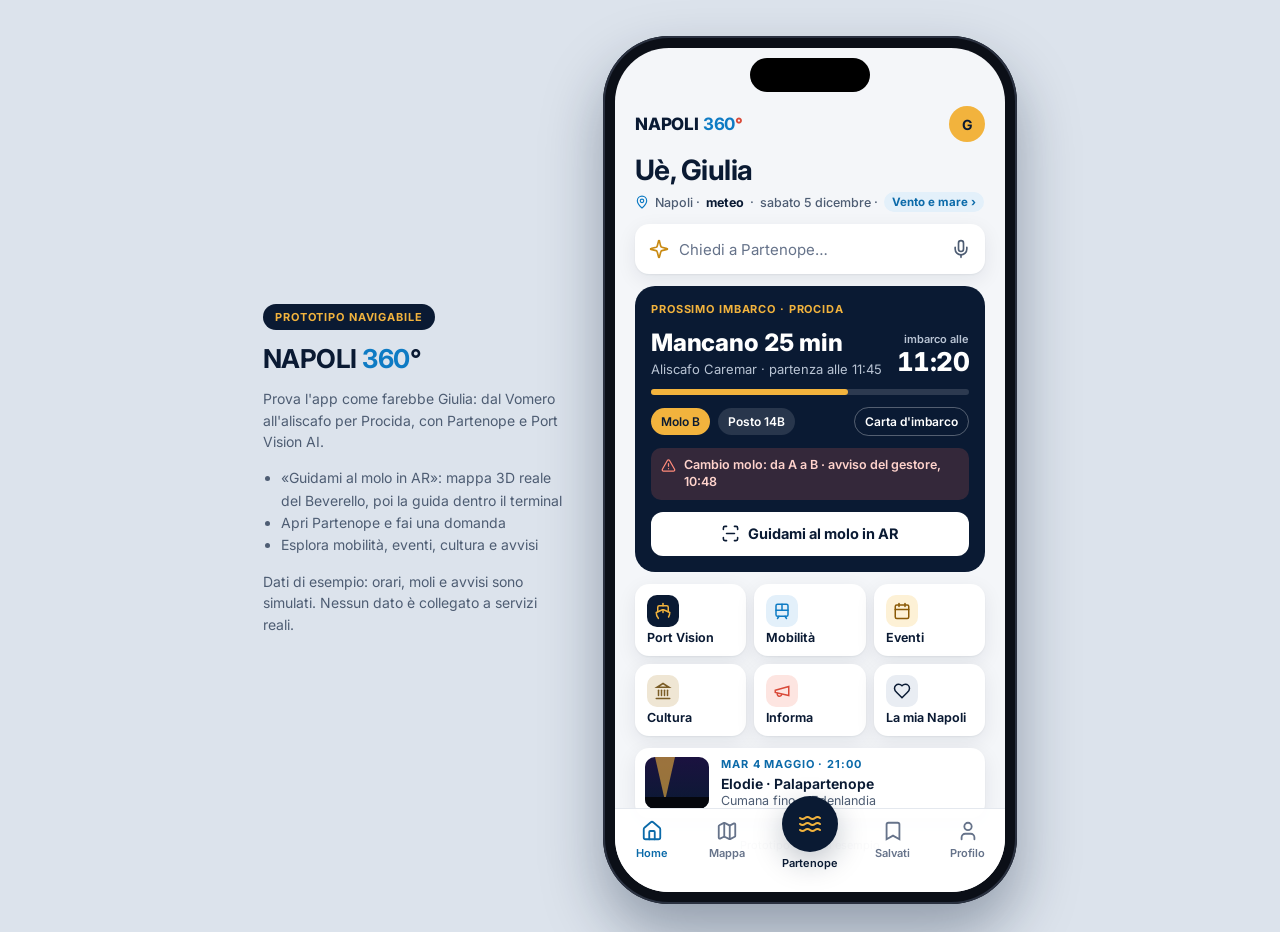
<file: index.html>
<!doctype html>
<html lang="it">
<head>
<meta charset="utf-8">
<meta name="viewport" content="width=device-width,initial-scale=1,viewport-fit=cover">
<title>NAPOLI 360 Prototipo</title>
<script src="a11y.js"></script>
<link rel="preconnect" href="https://fonts.googleapis.com">
<link rel="stylesheet" href="https://fonts.googleapis.com/css2?family=Inter:wght@400;500;600;700;800&display=swap">
<style>
/* Layout: un telefono al centro su desktop, app a tutto schermo su smartphone. Look unico chiaro "Mediterraneo" (scelta deliberata, come nei mockup del pitch). */
:root{
  --night:#0A1A33; --sea:#0E7BC4; --sea-ink:#0B6AA9; --sea-soft:#E3F0FA; --sun:#F2B33D; --sun-soft:#FDF1D6; --sun-ink:#8A5A07;
  --coral:#D94A39; --coral-soft:#FDE5E1; --coral-ink:#8A2B20; --ok:#13704C; --ok-soft:#DDF3EA;
  --ink:#0A1A33; --ink2:#4E5D73; --ink3:#66738A; --line:#E4E8EE; --surface:#FFFFFF; --surface2:#F4F6F9; --stage:#DCE3EC; --quay:#B9B09F;
  --f:'Inter', system-ui, -apple-system, 'Segoe UI', sans-serif;
  --r-md:14px; --r-lg:20px; --shadow:0 1px 2px rgba(10,26,51,.06),0 6px 20px rgba(10,26,51,.08); --float:0 10px 30px rgba(10,26,51,.25);
  color-scheme:light;
}
html,body{height:100%}
body{background:var(--stage);color:var(--ink);font-family:var(--f);-webkit-font-smoothing:antialiased}
*{box-sizing:border-box}
[hidden]{display:none!important}
button{font-family:inherit;color:inherit;cursor:pointer}
button:focus-visible,a:focus-visible,input:focus-visible{outline:3px solid var(--sun);outline-offset:2px}
.stage{min-height:100%;display:flex;gap:40px;align-items:center;justify-content:center;padding-block:28px;padding-left:max(16px,env(safe-area-inset-left,0px));padding-right:max(16px,env(safe-area-inset-right,0px));flex-wrap:wrap}
.side{max-width:300px;display:flex;flex-direction:column;gap:14px}
.side h1{margin:0;font-size:26px;line-height:1.15;letter-spacing:-.02em;text-wrap:balance}
.side h1 span{color:var(--sea)}
.side p{margin:0;font-size:14px;line-height:1.55;color:var(--ink2)}
.side .tag{align-self:flex-start;background:var(--night);color:var(--sun);border-radius:999px;padding:6px 12px;font-size:11px;font-weight:700;letter-spacing:.08em;text-transform:uppercase}
.side ul{margin:0;padding-left:18px;font-size:14px;line-height:1.6;color:var(--ink2)}
.device{width:414px;height:868px;border-radius:66px;background:#0B0F17;padding:12px;box-shadow:0 30px 60px rgba(10,26,51,.35),inset 0 0 0 2px #2A3140;flex-shrink:0;position:relative}
.island{position:absolute;top:22px;left:50%;transform:translateX(-50%);width:120px;height:34px;border-radius:20px;background:#000;z-index:80;pointer-events:none}
.screen{width:390px;height:844px;border-radius:54px;overflow:hidden;position:relative;background:var(--surface2)}
@media (max-width:520px){
  .stage{padding:0;gap:0;display:block}
  .side{display:none}
  .device{width:100%;height:100%;border-radius:0;padding:0;box-shadow:none;background:var(--surface2)}
  .island{display:none}
  .screen{width:100%;height:100%;border-radius:0}
  html,body,.stage{height:100%}
}
.view{position:absolute;inset:0;overflow-y:auto;padding-bottom:96px;scrollbar-width:none}
.view::-webkit-scrollbar{display:none}
.pad{padding:58px 20px 0;display:flex;flex-direction:column;gap:12px}
@media (max-width:520px){.pad{padding-top:calc(18px + env(safe-area-inset-top,0px))}}
.row{display:flex;align-items:center;gap:10px}
.between{display:flex;justify-content:space-between;align-items:center;gap:10px}
.logo{font-weight:800;font-size:17px;letter-spacing:-.01em}.logo b{color:var(--sea)}.logo i{color:var(--coral);font-style:normal}
.avatar{width:36px;height:36px;border-radius:18px;background:var(--sun);display:flex;align-items:center;justify-content:center;font-weight:700;font-size:14px;border:0}
h2.hello{margin:0;font-size:28px;line-height:1.15;font-weight:700;letter-spacing:-.02em}
.cap{font-size:12.5px;color:var(--ink2)}
.ovl{font-size:11px;font-weight:700;letter-spacing:.08em;text-transform:uppercase}
.card{background:var(--surface);border-radius:var(--r-lg);box-shadow:var(--shadow)}
.ask{height:50px;border-radius:var(--r-md);background:var(--surface);box-shadow:var(--shadow);display:flex;align-items:center;gap:10px;padding:0 14px;border:0;width:100%;text-align:left;font-size:15px;color:var(--ink3)}
.ask span{flex:1}
.hero{background:var(--night);color:#fff;border-radius:var(--r-lg);padding:16px;display:flex;flex-direction:column;gap:12px;position:relative;overflow:hidden}
.hero .big{font-size:24px;font-weight:800;letter-spacing:-.01em;font-variant-numeric:tabular-nums}
.hero .sub{font-size:13px;color:#B9C4D4;margin-top:4px}
.bar{height:6px;border-radius:3px;background:rgba(255,255,255,.14)}.bar>div{height:6px;border-radius:3px;background:var(--sun);transition:width .6s}
.pill{display:inline-flex;align-items:center;gap:6px;border-radius:999px;padding:6px 10px;font-size:12px;font-weight:600}
.alert{display:flex;gap:8px;align-items:flex-start;border-radius:10px;padding:9px 10px;font-size:12.5px;font-weight:600;line-height:1.35}
.alert.dark{background:rgba(242,107,91,.18);color:#FFD3CC}
.alert.light{background:var(--coral-soft);color:var(--coral-ink)}
.btn{height:44px;border-radius:12px;border:0;font-size:14.5px;font-weight:700;display:flex;align-items:center;justify-content:center;gap:8px;width:100%}
.btn.white{background:#fff;color:var(--night)}.btn.dark{background:var(--night);color:#fff}.btn.ghost{background:transparent;border:1.5px solid var(--night);color:var(--night)}.btn.soft{background:var(--surface2);color:var(--night)}.btn.sun{background:var(--sun);color:var(--night)}
.grid3{display:grid;grid-template-columns:repeat(3,minmax(0,1fr));gap:8px}
.tile{height:72px;border:0;border-radius:var(--r-md);background:var(--surface);box-shadow:var(--shadow);display:flex;flex-direction:column;align-items:flex-start;justify-content:space-between;padding:11px 12px;font-size:12.5px;font-weight:650;text-align:left}
.ico{width:32px;height:32px;border-radius:10px;display:flex;align-items:center;justify-content:center}
.ev{display:flex;gap:12px;padding:9px 10px;align-items:center;border:0;width:100%;text-align:left;border-radius:var(--r-md)}
.thumb{width:64px;height:52px;border-radius:10px;flex-shrink:0;background:linear-gradient(180deg,#1B1240,#0A1A33);position:relative;overflow:hidden}
.thumb::before{content:"";position:absolute;left:10px;top:0;width:0;height:0;border-left:10px solid transparent;border-right:10px solid transparent;border-top:44px solid rgba(242,179,61,.6)}
.thumb::after{content:"";position:absolute;left:0;right:0;bottom:0;height:12px;background:#05070D}
.tabbar{position:absolute;left:0;right:0;bottom:0;height:84px;background:rgba(255,255,255,.97);border-top:1px solid var(--line);display:flex;justify-content:space-around;align-items:flex-start;padding-top:10px;z-index:40;padding-bottom:env(safe-area-inset-bottom,0px)}
@media (max-width:520px){.tabbar{height:calc(76px + env(safe-area-inset-bottom,0px))}}
.tab{border:0;background:transparent;display:flex;flex-direction:column;align-items:center;gap:4px;font-size:11px;font-weight:600;color:var(--ink3);min-width:52px}
.tab[aria-current="page"]{color:var(--sea-ink)}
.tab.center{margin-top:-24px;color:var(--ink)}
.tab.center .fab{width:56px;height:56px;border-radius:28px;background:var(--night);color:var(--sun);display:flex;align-items:center;justify-content:center;box-shadow:var(--float)}
.topbar{display:flex;align-items:center;gap:10px;padding:54px 16px 12px;background:var(--surface);border-bottom:1px solid var(--line);position:sticky;top:0;z-index:20}
@media (max-width:520px){.topbar{padding-top:calc(14px + env(safe-area-inset-top,0px))}}
.back{border:0;background:transparent;width:36px;height:36px;display:flex;align-items:center;justify-content:center;border-radius:18px}
.topbar h3{margin:0;font-size:16px;font-weight:700}
.list{display:flex;flex-direction:column;gap:10px}
.item{background:var(--surface);border-radius:var(--r-md);box-shadow:var(--shadow);padding:12px 14px;display:flex;gap:12px;align-items:center;border:0;text-align:left;width:100%}
.item .t{font-size:14.5px;font-weight:650}
.item .d{font-size:12.5px;color:var(--ink2);margin-top:2px}
.status{margin-left:auto;font-size:12px;font-weight:700;border-radius:999px;padding:5px 9px;white-space:nowrap}
.status.ok{background:var(--ok-soft);color:var(--ok)}.status.warn{background:var(--sun-soft);color:var(--sun-ink)}.status.bad{background:var(--coral-soft);color:var(--coral-ink)}
.demo{font-size:11px;color:var(--ink3);text-align:center;padding:8px 0 4px}
.scrim{position:absolute;inset:0;background:rgba(10,26,51,.5);z-index:50;opacity:0;transition:opacity .25s}
.scrim.on{opacity:1}
.sheet{position:absolute;left:0;right:0;bottom:0;background:#fff;border-radius:30px 30px 0 0;z-index:60;padding:12px 20px calc(30px + env(safe-area-inset-bottom,0px));display:flex;flex-direction:column;gap:16px;transform:translateY(100%);transition:transform .3s cubic-bezier(.2,.8,.2,1);box-shadow:0 -10px 40px rgba(0,0,0,.25)}
.sheet.on{transform:none}
.grab{width:40px;height:5px;border-radius:3px;background:var(--line);align-self:center}
.qgrid{display:grid;grid-template-columns:1fr 1fr;gap:10px}
.q{background:var(--surface2);border:0;border-radius:16px;padding:14px;display:flex;flex-direction:column;gap:10px;min-height:96px;text-align:left;font-size:14px;font-weight:650;line-height:1.3}
.inputrow{display:flex;gap:10px;align-items:center}
.inputrow input{flex:1;height:52px;border-radius:26px;background:var(--surface2);border:0;padding:0 18px;font:500 15px var(--f);color:var(--ink);min-width:0}
.mic{width:56px;height:56px;border-radius:28px;background:var(--night);color:var(--sun);border:0;display:flex;align-items:center;justify-content:center;box-shadow:var(--float);flex-shrink:0}
.chat{display:flex;flex-direction:column;gap:12px;padding:16px}
.me{align-self:flex-end;max-width:80%;background:var(--sea);color:#fff;border-radius:18px 18px 4px 18px;padding:11px 14px;font-size:15px;line-height:1.4}
.bot{max-width:94%;background:#fff;border-radius:18px 18px 18px 4px;padding:14px;box-shadow:var(--shadow);display:flex;flex-direction:column;gap:12px;font-size:15px;line-height:1.45}
.step{display:flex;gap:10px}.step .n{width:28px;height:28px;border-radius:14px;color:#fff;font-size:12px;font-weight:700;display:flex;align-items:center;justify-content:center;flex-shrink:0}
.step .t{font-size:14px;font-weight:650}.step .d{font-size:12.5px;color:var(--ink2)}
.src{display:flex;gap:6px;flex-wrap:wrap}.src span{background:var(--surface2);color:var(--ink2);border-radius:999px;padding:5px 9px;font-size:12px;font-weight:600}
.typing{display:flex;gap:5px;padding:14px;background:#fff;border-radius:18px;align-self:flex-start;box-shadow:var(--shadow)}
.typing i{width:7px;height:7px;border-radius:4px;background:var(--ink3);animation:blink 1.2s infinite}.typing i:nth-child(2){animation-delay:.2s}.typing i:nth-child(3){animation-delay:.4s}
@keyframes blink{0%,80%,100%{opacity:.25}40%{opacity:1}}
.chatbar{position:absolute;left:0;right:0;bottom:0;padding:10px 16px calc(26px + env(safe-area-inset-bottom,0px));background:#fff;border-top:1px solid var(--line);display:flex;gap:10px;align-items:center;z-index:30}
.chatbar input{flex:1;height:46px;border-radius:23px;background:var(--surface2);border:0;padding:0 16px;font:500 15px var(--f);min-width:0}
.send{width:46px;height:46px;border-radius:23px;border:0;background:var(--sun);color:var(--night);display:flex;align-items:center;justify-content:center;flex-shrink:0}
.chips{display:flex;gap:8px;flex-wrap:wrap}.chips button{border:1px solid var(--line);background:#fff;border-radius:999px;padding:8px 12px;font-size:12.5px;font-weight:600}
.ar{position:absolute;inset:0;background:#000}
.ar svg.scene{position:absolute;inset:0;width:100%;height:100%}
.chev{animation:chev 1.6s infinite}
@keyframes chev{0%{opacity:.25}30%{opacity:1}100%{opacity:.25}}
.arcard{position:absolute;left:16px;right:16px;background:#fff;border-radius:18px;padding:12px 14px;display:flex;align-items:center;gap:12px;box-shadow:var(--float);z-index:5}
.marker{position:absolute;z-index:5;display:flex;flex-direction:column;align-items:center;transform:translateX(-50%)}
.marker .box{background:#fff;border-radius:12px;padding:7px 11px;text-align:center;box-shadow:var(--float)}
.arsheet{position:absolute;left:0;right:0;bottom:0;background:#fff;border-radius:26px 26px 0 0;padding:10px 20px calc(28px + env(safe-area-inset-bottom,0px));display:flex;flex-direction:column;gap:12px;z-index:6}
.toast{position:absolute;left:50%;bottom:110px;transform:translateX(-50%) translateY(20px);background:var(--night);color:#fff;border-radius:12px;padding:10px 14px;font-size:13px;font-weight:600;z-index:90;opacity:0;transition:all .25s;width:max-content;max-width:86%;text-align:center;pointer-events:none}
.toast.on{opacity:1;transform:translateX(-50%)}
.switch{width:46px;height:28px;border-radius:14px;background:var(--line);border:0;position:relative;flex-shrink:0;margin-left:auto}
.switch::after{content:"";position:absolute;top:3px;left:3px;width:22px;height:22px;border-radius:11px;background:#fff;box-shadow:0 1px 3px rgba(0,0,0,.2);transition:left .2s}
.switch[aria-checked="true"]{background:var(--sea)}.switch[aria-checked="true"]::after{left:21px}
.pass{background:#fff;border-radius:24px;overflow:hidden}
.num{font-variant-numeric:tabular-nums}
.seg{display:flex;background:var(--surface);box-shadow:var(--shadow);border-radius:12px;padding:4px;gap:4px}
.seg button{flex:1;border:0;background:transparent;border-radius:9px;height:38px;font-size:12.5px;font-weight:650;color:var(--ink2)}
.seg button[aria-selected="true"]{background:var(--night);color:#fff}
.scanbox{position:relative;height:200px;border-radius:18px;background:#0B1424;overflow:hidden}
.scanbox svg{position:absolute;inset:0;width:100%;height:100%}
.wf{stroke-dasharray:420;stroke-dashoffset:420;transition:stroke-dashoffset 2.4s linear}
.scanning .wf,.done .wf{stroke-dashoffset:0}
#sweep{display:none}.scanning #sweep{display:block;animation:sweep 1.2s linear infinite}
@keyframes sweep{from{transform:translateY(0)}to{transform:translateY(197px)}}
.scanlabel{position:absolute;left:12px;bottom:12px;right:12px;color:#fff;font-size:12.5px;font-weight:600;display:flex;justify-content:space-between;gap:8px}
.room{transition:transform 1s cubic-bezier(.2,.8,.2,1)}
.sg{cursor:pointer}
.mini{border:0;border-radius:999px;padding:7px 12px;font-size:12.5px;font-weight:700;background:var(--night);color:#fff;white-space:nowrap;margin-left:auto}
.detchip{position:absolute;left:16px;z-index:5;display:flex;align-items:center;gap:8px;background:rgba(10,26,51,.88);color:#fff;border:1.5px solid #2EA6FF;border-radius:12px;padding:8px 11px;font-size:12.5px;font-weight:600}
.detchip i{width:10px;height:10px;border-radius:3px;background:#2EA6FF;display:block}
.scenewrap{position:absolute;inset:0;transition:opacity .35s}.scenewrap svg{width:100%;height:100%;display:block}
.minimap{position:absolute;right:12px;width:124px;background:rgba(255,255,255,.96);border-radius:14px;padding:8px 8px 6px;z-index:5;box-shadow:var(--float)}
.minimap .ovl{font-size:9.5px;color:var(--sea-ink);margin-bottom:4px;letter-spacing:.06em}
.minimap b{display:block;font-size:12.5px;margin-bottom:5px}
.segs{display:flex;gap:4px}.segs i{flex:1;height:4px;border-radius:2px;background:var(--line);overflow:hidden;position:relative;display:block}
.segs i.done{background:var(--sea)}
.segs i.cur::after{content:"";position:absolute;inset:0;background:var(--sea);transform-origin:left;animation:fillseg var(--dur,6s) linear forwards}
.paused .segs i.cur::after{animation-play-state:paused}
@keyframes fillseg{from{transform:scaleX(0)}to{transform:scaleX(1)}}
.det{opacity:0;animation:detin .45s .8s forwards}@keyframes detin{to{opacity:1}}
.mmdot{transition:transform 1.2s ease-in-out}
.wxline{border:0;background:transparent;padding:0;margin-top:6px;display:flex;align-items:center;gap:6px;font:500 12.5px var(--f);color:var(--ink2);text-align:left;flex-wrap:wrap}
.wxline b{color:var(--night)}
.wxchip{display:inline-flex;align-items:center;gap:4px;background:var(--sea-soft);color:var(--sea-ink);border-radius:999px;padding:3px 8px;font-weight:700;font-size:11.5px}
.big-t{font-size:56px;font-weight:800;letter-spacing:-.04em;line-height:1}
.kv{display:grid;grid-template-columns:1fr 1fr;gap:10px}
.kv .card{padding:12px 14px;display:flex;flex-direction:column;gap:4px}
.kv .k{font-size:11px;font-weight:700;letter-spacing:.06em;text-transform:uppercase;color:var(--ink3)}
.kv .v{font-size:18px;font-weight:800}
.lnk{display:flex;gap:12px;align-items:center;text-decoration:none;color:inherit}
.tag{font-size:10.5px;font-weight:800;letter-spacing:.06em;text-transform:uppercase;border-radius:6px;padding:3px 6px}
.tag.real{background:var(--ok-soft);color:var(--ok)}.tag.ann{background:var(--sea-soft);color:var(--sea-ink)}.tag.ex{background:var(--surface2);color:var(--ink3)}
.bot p{margin:0 0 6px}.bot ul{margin:0 0 6px;padding-left:18px}.bot li{margin:2px 0}
.mth{font-size:11px;font-weight:800;letter-spacing:.08em;text-transform:uppercase;color:var(--ink3);margin:8px 2px 0}
@media (prefers-reduced-motion:reduce){*{animation:none!important;transition:none!important}}
</style>
</head>
<body>


<div class="stage">
  <aside class="side">
    <span class="tag">Prototipo navigabile</span>
    <h1>NAPOLI <span>360</span>°</h1>
    <p>Prova l'app come farebbe Giulia: dal Vomero all'aliscafo per Procida, con Partenope e Port Vision AI.</p>
    <ul>
      <li>«Guidami al molo in AR»: mappa 3D reale del Beverello, poi la guida dentro il terminal</li>
      <li>Apri Partenope e fai una domanda</li>
      <li>Esplora mobilità, eventi, cultura e avvisi</li>
    </ul>
    <p>Dati di esempio: orari, moli e avvisi sono simulati. Nessun dato è collegato a servizi reali.</p>
  </aside>

  <div class="device">
    <div class="island" aria-hidden="true"></div>
    <div class="screen" id="screen">

      <!-- HOME -->
      <section class="view" id="v-home" aria-label="Home">
        <div class="pad">
          <div class="between"><div class="logo">NAPOLI <b>360</b><i>°</i></div><button class="avatar" data-go="profilo" aria-label="Profilo">G</button></div>
          <div>
            <h2 class="hello">Uè, Giulia</h2>
            <button class="wxline" data-go="meteo" aria-label="Apri meteo, vento e mare"><svg width="14" height="14" viewBox="0 0 24 24" fill="none" stroke="var(--sea)" stroke-width="2" stroke-linecap="round" stroke-linejoin="round" aria-hidden="true"><path d="M20 10c0 5-5.5 10.2-7.4 11.8a1 1 0 0 1-1.2 0C9.5 20.2 4 15 4 10a8 8 0 0 1 16 0"/><circle cx="12" cy="10" r="3"/></svg>Napoli · <b id="wx-t">meteo</b> · <span id="wx-d"></span><span class="wxchip" id="wx-chip">Vento e mare ›</span></button>
          </div>
          <button class="ask" data-open="partenope"><svg width="20" height="20" viewBox="0 0 24 24" fill="none" stroke="#C98A12" stroke-width="2" stroke-linecap="round" stroke-linejoin="round" aria-hidden="true"><path d="M9.9 15.5A2 2 0 0 0 8.5 14l-6.1-1.6a.5.5 0 0 1 0-1L8.5 9.9A2 2 0 0 0 9.9 8.5l1.6-6.1a.5.5 0 0 1 1 0L14 8.5a2 2 0 0 0 1.5 1.4l6.1 1.6a.5.5 0 0 1 0 1L15.5 14a2 2 0 0 0-1.4 1.5l-1.6 6.1a.5.5 0 0 1-1 0z"/></svg><span>Chiedi a Partenope…</span><svg width="20" height="20" viewBox="0 0 24 24" fill="none" stroke="var(--ink2)" stroke-width="2" stroke-linecap="round" aria-hidden="true"><path d="M12 2a3 3 0 0 0-3 3v7a3 3 0 0 0 6 0V5a3 3 0 0 0-3-3Z"/><path d="M19 10v2a7 7 0 0 1-14 0v-2"/><line x1="12" x2="12" y1="19" y2="22"/></svg></button>
          <div class="hero">
            <div class="ovl" style="color:var(--sun)">Prossimo imbarco · Procida</div>
            <div class="between" style="align-items:flex-end">
              <div><div class="big" id="h-left">Mancano 25 min</div><div class="sub">Aliscafo Caremar · partenza alle 11:45</div></div>
              <div style="text-align:right"><div style="font-size:11px;color:#B9C4D4;font-weight:600">imbarco alle</div><div class="num" style="font-size:26px;font-weight:800;letter-spacing:-.02em">11:20</div></div>
            </div>
            <div class="bar"><div id="h-bar" style="width:62%"></div></div>
            <div class="row" style="gap:8px"><span class="pill" style="background:var(--sun);color:var(--night)">Molo B</span><span class="pill" style="background:rgba(255,255,255,.12)">Posto 14B</span><button class="pill" data-go="carta" style="background:transparent;border:1px solid rgba(255,255,255,.3);color:#fff;margin-left:auto">Carta d'imbarco</button></div>
            <div class="alert dark"><svg width="15" height="15" viewBox="0 0 24 24" fill="none" stroke="#FF8A7A" stroke-width="2" stroke-linecap="round" aria-hidden="true" style="flex-shrink:0;margin-top:1px"><path d="m21.7 18-8-14a2 2 0 0 0-3.5 0l-8 14A2 2 0 0 0 4 21h16a2 2 0 0 0 1.7-3"/><path d="M12 9v4"/><path d="M12 17h.01"/></svg>Cambio molo: da A a B · avviso del gestore, 10:48</div>
            <a class="btn white" href="porto3d.html" style="text-decoration:none"><svg width="19" height="19" viewBox="0 0 24 24" fill="none" stroke="currentColor" stroke-width="2" stroke-linecap="round" aria-hidden="true"><path d="M3 7V5a2 2 0 0 1 2-2h2"/><path d="M17 3h2a2 2 0 0 1 2 2v2"/><path d="M21 17v2a2 2 0 0 1-2 2h-2"/><path d="M7 21H5a2 2 0 0 1-2-2v-2"/><path d="M7 12h10"/></svg>Guidami al molo in AR</a>
          </div>
          <div class="grid3">
            <button class="tile" data-href="porto3d.html"><span class="ico" style="background:var(--night);color:var(--sun)"><svg width="18" height="18" viewBox="0 0 24 24" fill="none" stroke="currentColor" stroke-width="2" stroke-linecap="round" aria-hidden="true"><path d="M12 10.2V14"/><path d="M12 2v3"/><path d="M19 13V7a2 2 0 0 0-2-2H7a2 2 0 0 0-2 2v6"/><path d="M19.4 20A11.6 11.6 0 0 0 21 14l-8.2-3.6a2 2 0 0 0-1.6 0L3 14a11.6 11.6 0 0 0 2.8 7.8"/></svg></span>Port Vision</button>
            <button class="tile" data-go="mobilita"><span class="ico" style="background:var(--sea-soft);color:var(--sea)"><svg width="18" height="18" viewBox="0 0 24 24" fill="none" stroke="currentColor" stroke-width="2" stroke-linecap="round" aria-hidden="true"><rect width="16" height="16" x="4" y="3" rx="2"/><path d="M4 11h16"/><path d="M12 3v8"/><path d="m8 19-2 3"/><path d="m18 22-2-3"/></svg></span>Mobilità</button>
            <button class="tile" data-go="eventi"><span class="ico" style="background:var(--sun-soft);color:var(--sun-ink)"><svg width="18" height="18" viewBox="0 0 24 24" fill="none" stroke="currentColor" stroke-width="2" stroke-linecap="round" aria-hidden="true"><path d="M8 2v4"/><path d="M16 2v4"/><rect width="18" height="18" x="3" y="4" rx="2"/><path d="M3 10h18"/></svg></span>Eventi</button>
            <button class="tile" data-go="cultura"><span class="ico" style="background:#EFE6D4;color:#7A5C25"><svg width="18" height="18" viewBox="0 0 24 24" fill="none" stroke="currentColor" stroke-width="2" stroke-linecap="round" aria-hidden="true"><line x1="3" x2="21" y1="22" y2="22"/><line x1="6" x2="6" y1="18" y2="11"/><line x1="10" x2="10" y1="18" y2="11"/><line x1="14" x2="14" y1="18" y2="11"/><line x1="18" x2="18" y1="18" y2="11"/><polygon points="12 2 20 7 4 7"/></svg></span>Cultura</button>
            <button class="tile" data-go="informa"><span class="ico" style="background:var(--coral-soft);color:var(--coral)"><svg width="18" height="18" viewBox="0 0 24 24" fill="none" stroke="currentColor" stroke-width="2" stroke-linecap="round" aria-hidden="true"><path d="m3 11 18-5v12L3 14v-3z"/><path d="M11.6 16.8a3 3 0 1 1-5.8-1.6"/></svg></span>Informa</button>
            <button class="tile" data-go="salvati"><span class="ico" style="background:#E9EDF3;color:var(--night)"><svg width="18" height="18" viewBox="0 0 24 24" fill="none" stroke="currentColor" stroke-width="2" stroke-linecap="round" aria-hidden="true"><path d="M19 14c1.5-1.5 3-3.2 3-5.5A5.5 5.5 0 0 0 16.5 3c-1.8 0-3 .5-4.5 2-1.5-1.5-2.7-2-4.5-2A5.5 5.5 0 0 0 2 8.5c0 2.3 1.5 4 3 5.5l7 7Z"/></svg></span>La mia Napoli</button>
          </div>
          <button class="card ev" data-go="evento"><span class="thumb" aria-hidden="true"></span><span style="flex:1"><span class="ovl" style="color:var(--sea-ink);display:block">Mar 4 maggio · 21:00</span><span style="display:block;font-size:14px;font-weight:650;margin-top:4px">Elodie · Palapartenope</span><span class="cap">Cumana fino a Edenlandia</span></span></button>
          <div class="demo">Prototipo · dati di esempio</div>
        </div>
      </section>

      <!-- PORT VISION AI · percorso nel Beverello -->
      <section class="view" id="v-porto" aria-label="Port Vision AI" hidden style="padding-bottom:0;overflow:hidden">
        <div class="ar" id="tour" style="background:#1A1F27">
          <div class="scenewrap" id="scene" aria-hidden="true"></div>
          <div class="arcard" style="top:calc(54px + env(safe-area-inset-top,0px))">
            <button class="back" data-back aria-label="Indietro" style="margin-left:-8px"><svg width="22" height="22" viewBox="0 0 24 24" fill="none" stroke="currentColor" stroke-width="2" stroke-linecap="round" aria-hidden="true"><path d="m15 18-6-6 6-6"/></svg></button>
            <div style="flex:1"><div style="font-size:15px;font-weight:700">Procida · 11:45</div><div class="cap">Port Vision AI · Molo Beverello</div></div>
            <span class="pill" style="background:var(--ok-soft);color:var(--ok)">Imbarco aperto</span>
          </div>
          <div class="alert" style="position:absolute;left:16px;right:16px;top:calc(124px + env(safe-area-inset-top,0px));background:var(--night);color:#fff;z-index:5">Avviso del gestore: il molo è cambiato, ora&nbsp;<b style="color:var(--sun)">Molo B</b></div>
          <div class="minimap" style="top:calc(172px + env(safe-area-inset-top,0px))" aria-live="polite"><div class="ovl">Sei qui</div><b id="mm-room">Biglietterie</b><div id="mm-svg"></div></div>
          <div class="arsheet">
            <div class="grab"></div>
            <div class="segs" id="segs"></div>
            <div class="between" style="align-items:flex-start"><div aria-live="polite"><div style="font-size:19px;font-weight:700;line-height:1.25" id="tour-title"></div><div class="cap" style="margin-top:4px;font-size:13px" id="tour-sub"></div></div>
              <div class="ico" style="width:46px;height:46px;border-radius:23px;background:var(--sea-soft);color:var(--sea);flex-shrink:0" id="tour-ico"></div></div>
            <div class="alert light" id="tour-warn" hidden></div>
            <div class="row" style="gap:8px"><span class="pill num" id="tour-dist" style="background:var(--surface2);color:var(--night)"></span><span class="cap" id="tour-det" style="font-size:12px"></span></div>
            <div class="row" style="gap:8px"><button class="btn soft" id="tour-a">Pausa</button><button class="btn dark" id="tour-b">Avanti</button></div>
            <div style="font-size:11px;color:var(--ink3);line-height:1.35">La posizione si aggiorna riconoscendo gli ambienti e i cartelli del terminal. Segui sempre segnaletica e personale del porto.</div>
          </div>
        </div>
      </section>

      <!-- MAPPA 2D -->
      <section class="view" id="v-mappa" aria-label="Mappa del molo" hidden>
        <div class="topbar"><button class="back" data-back aria-label="Indietro"><svg width="22" height="22" viewBox="0 0 24 24" fill="none" stroke="currentColor" stroke-width="2" stroke-linecap="round" aria-hidden="true"><path d="m15 18-6-6 6-6"/></svg></button><div style="flex:1"><h3>Molo Beverello</h3><div class="cap">Port Vision AI · mappa del terminal</div></div><button class="pill" data-href="porto3d.html" style="background:var(--night);color:#fff;border:0">Vista AR</button></div>
        <svg viewBox="0 0 390 400" style="display:block;width:100%" role="img" aria-label="Mappa del Molo Beverello con percorso dalla metro al Molo B">
          <rect width="390" height="400" fill="#EFE7D6"/><rect width="390" height="90" fill="#E5DCC8"/>
          <text x="20" y="30" font-family="Inter,sans-serif" font-size="11" font-weight="700" fill="#5F6C80">VIA MARINA</text>
          <rect x="30" y="56" width="90" height="34" rx="6" fill="#fff" stroke="#D5DCE5"/><text x="75" y="77" text-anchor="middle" font-family="Inter,sans-serif" font-size="10" font-weight="700" fill="#0A1A33">Metro L1</text>
          <rect x="150" y="98" width="120" height="40" rx="8" fill="#fff" stroke="#D5DCE5"/><text x="210" y="122" text-anchor="middle" font-family="Inter,sans-serif" font-size="11" font-weight="700" fill="#0A1A33">Biglietterie</text>
          <path d="M0 172 L390 172 L390 400 L0 400 Z" fill="#BFDDF0"/><rect y="158" width="390" height="18" fill="#E2D6BC"/>
          <rect x="40" y="176" width="34" height="160" fill="#E9E1CF"/><rect x="160" y="176" width="34" height="190" fill="#E9E1CF" stroke="#F2B33D" stroke-width="3"/><rect x="290" y="176" width="34" height="140" fill="#E9E1CF"/>
          <text x="57" y="356" text-anchor="middle" font-family="Inter,sans-serif" font-size="13" font-weight="800" fill="#5F6C80">A</text><text x="307" y="338" text-anchor="middle" font-family="Inter,sans-serif" font-size="13" font-weight="800" fill="#5F6C80">C</text>
          <path d="M206 236 h70 l10 10 l-10 10 h-70 z" fill="#fff" stroke="#0A1A33" stroke-width="2"/>
          <path id="route" d="M75 90 C80 126 150 136 170 146 L177 172 L177 250" fill="none" stroke="#0E7BC4" stroke-width="5" stroke-linecap="round" stroke-dasharray="1 10"/>
          <circle cx="75" cy="90" r="9" fill="#0E7BC4" stroke="#fff" stroke-width="3"/><circle cx="177" cy="262" r="10" fill="#F2B33D" stroke="#0A1A33" stroke-width="3"/>
          <rect x="196" y="276" width="104" height="24" rx="8" fill="#0A1A33"/><text x="248" y="292" text-anchor="middle" font-family="Inter,sans-serif" font-size="11" font-weight="700" fill="#fff">Molo B · imbarco</text>
        </svg>
        <div class="pad" style="padding-top:14px">
          <div class="between"><div><div style="font-size:18px;font-weight:700">4 min a piedi · 300 m</div><div class="cap">Arrivo al molo alle 11:24</div></div><span class="status ok">In orario</span></div>
          <div class="list">
            <div class="step"><span class="n" style="background:var(--sea)">1</span><div class="t" style="font-weight:500">Esci dalla metro e attraversa Via Marina</div></div>
            <div class="step"><span class="n" style="background:var(--sea)">2</span><div class="t" style="font-weight:500">Supera le biglietterie sulla sinistra</div></div>
            <div class="step"><span class="n" style="background:var(--sun);color:var(--night)">3</span><div class="t">Imbarco al Molo B, varco giallo</div></div>
          </div>
          <div class="alert light">Il gestore ha spostato la partenza dal Molo A al Molo B (10:48)</div>
        </div>
      </section>

      <!-- CARTA D'IMBARCO -->
      <section class="view" id="v-carta" aria-label="Carta d'imbarco" hidden style="background:var(--night)">
        <div class="pad" style="color:#fff">
          <div class="between"><button class="back" data-back aria-label="Indietro" style="color:#fff;margin-left:-8px"><svg width="22" height="22" viewBox="0 0 24 24" fill="none" stroke="currentColor" stroke-width="2" stroke-linecap="round" aria-hidden="true"><path d="m15 18-6-6 6-6"/></svg></button><div style="font-weight:700">Il tuo imbarco</div><div style="width:36px"></div></div>
          <div class="pass" style="color:var(--ink)">
            <div style="padding:18px 20px;display:flex;flex-direction:column;gap:14px">
              <div class="between"><span class="ovl" style="color:var(--sea-ink)">Port Vision AI</span><span class="status ok">Imbarco aperto</span></div>
              <div class="between"><div><div style="font-size:30px;font-weight:800">NAP</div><div class="cap">Molo Beverello</div></div><svg width="30" height="30" viewBox="0 0 24 24" fill="none" stroke="var(--sea)" stroke-width="2" stroke-linecap="round" aria-hidden="true"><path d="M5 12h14"/><path d="m12 5 7 7-7 7"/></svg><div style="text-align:right"><div style="font-size:30px;font-weight:800">PRO</div><div class="cap">Procida</div></div></div>
              <div class="grid3"><div style="background:var(--surface2);border-radius:12px;padding:10px"><div class="cap">Partenza</div><div class="num" style="font-size:18px;font-weight:800">11:45</div></div><div style="background:var(--sun);border-radius:12px;padding:10px"><div style="font-size:12.5px">Molo</div><div style="font-size:18px;font-weight:800">B</div></div><div style="background:var(--surface2);border-radius:12px;padding:10px"><div class="cap">Posto</div><div style="font-size:18px;font-weight:800">14B</div></div></div>
            </div>
            <div style="border-top:2px dashed #D5DCE5;margin:0 16px"></div>
            <div style="padding:16px 20px 20px;text-align:center"><div class="cap">All'imbarco mancano</div><div class="num" id="cd" style="font-size:44px;font-weight:800;letter-spacing:-.03em">25:00</div></div>
          </div>
          <div style="background:#13284A;border-radius:18px;padding:14px 16px;display:flex;flex-direction:column;gap:10px">
            <div class="ovl" style="color:var(--sun)">Aggiornamenti del gestore</div>
            <div class="row" style="align-items:flex-start"><span class="num" style="font-size:12.5px;font-weight:700;color:#B9C4D4;width:40px">10:48</span><span style="font-size:13.5px">Partenza spostata dal <b>Molo A</b> al <b>Molo B</b></span></div>
            <div class="row" style="align-items:flex-start"><span class="num" style="font-size:12.5px;font-weight:700;color:#B9C4D4;width:40px">10:30</span><span style="font-size:13.5px">Mare calmo, corsa confermata</span></div>
          </div>
          <div class="row" style="gap:10px"><button class="btn sun" data-href="porto3d.html">Guidami al molo</button><button class="btn" data-href="porto3d.html" style="border:1.5px solid #fff;background:transparent;color:#fff">Mappa</button></div>
        </div>
      </section>

      <!-- CHAT PARTENOPE -->
      <section class="view" id="v-chat" aria-label="Partenope" hidden style="padding-bottom:100px">
        <div class="topbar"><button class="back" data-back aria-label="Indietro"><svg width="22" height="22" viewBox="0 0 24 24" fill="none" stroke="currentColor" stroke-width="2" stroke-linecap="round" aria-hidden="true"><path d="m15 18-6-6 6-6"/></svg></button>
          <span class="ico" style="width:38px;height:38px;border-radius:19px;background:var(--night);color:var(--sun)"><svg width="20" height="20" viewBox="0 0 24 24" fill="none" stroke="currentColor" stroke-width="2" stroke-linecap="round" aria-hidden="true"><path d="M2 6c.6.5 1.2 1 2.5 1C7 7 7 5 9.5 5c2.6 0 2.4 2 5 2 2.5 0 2.5-2 5-2 1.3 0 1.9.5 2.5 1"/><path d="M2 12c.6.5 1.2 1 2.5 1 2.5 0 2.5-2 5-2 2.6 0 2.4 2 5 2 2.5 0 2.5-2 5-2 1.3 0 1.9.5 2.5 1"/><path d="M2 18c.6.5 1.2 1 2.5 1 2.5 0 2.5-2 5-2 2.6 0 2.4 2 5 2 2.5 0 2.5-2 5-2 1.3 0 1.9.5 2.5 1"/></svg></span>
          <div><h3>Partenope</h3><div class="cap" id="chat-sub">Assistente AI · risposte guidate</div></div></div>
        <div class="chat" id="chatlog" aria-live="polite"></div>
        <form class="chatbar" id="chatform"><label for="chatinput" class="sr" style="position:absolute;left:-9999px">Scrivi una domanda</label><input id="chatinput" placeholder="Scrivi una domanda…" autocomplete="off"><button class="send" aria-label="Invia"><svg width="20" height="20" viewBox="0 0 24 24" fill="none" stroke="currentColor" stroke-width="2" stroke-linecap="round" stroke-linejoin="round" aria-hidden="true"><path d="m22 2-7 20-4-9-9-4Z"/><path d="M22 2 11 13"/></svg></button></form>
      </section>

      <!-- MOBILITÀ -->
      <section class="view" id="v-mobilita" aria-label="Mobilità" hidden>
        <div class="topbar"><button class="back" data-back aria-label="Indietro"><svg width="22" height="22" viewBox="0 0 24 24" fill="none" stroke="currentColor" stroke-width="2" stroke-linecap="round" aria-hidden="true"><path d="m15 18-6-6 6-6"/></svg></button><div><h3>Mobilità</h3><div class="cap">Linee intorno a te · dati di esempio</div></div></div>
        <div class="pad" style="padding-top:16px">
          <div class="list" id="lines"></div>
          <div class="ovl" style="color:var(--ink2);margin-top:6px">Prossime partenze · Funicolare Centrale, Fuga</div>
          <div class="card" style="padding:4px 14px"><div class="between" style="padding:10px 0;border-bottom:1px solid var(--line)"><span>Verso Augusteo</span><b class="num">10:50</b></div><div class="between" style="padding:10px 0;border-bottom:1px solid var(--line)"><span>Verso Augusteo</span><b class="num">11:00</b></div><div class="between" style="padding:10px 0"><span>Verso Augusteo</span><b class="num">11:10</b></div></div>
          <button class="btn dark" data-ask="procida">Chiedi a Partenope il percorso per Procida</button>
        </div>
      </section>

      <!-- EVENTI -->
      <section class="view" id="v-eventi" aria-label="Eventi" hidden>
        <div class="topbar"><button class="back" data-back aria-label="Indietro"><svg width="22" height="22" viewBox="0 0 24 24" fill="none" stroke="currentColor" stroke-width="2" stroke-linecap="round" aria-hidden="true"><path d="m15 18-6-6 6-6"/></svg></button><div><h3>Eventi</h3><div class="cap">Da oggi alla fine dell'America's Cup</div></div></div>
        <div class="pad" style="padding-top:12px"><div class="list" id="events"></div><div class="demo">Date tratte dai calendari pubblicati (ottobre 2026): verifica sempre sui canali ufficiali di vendita.</div></div>
      </section>

      <!-- EVENTO DETTAGLIO -->
      <section class="view" id="v-evento" aria-label="Dettaglio evento" hidden>
        <div class="topbar"><button class="back" data-back aria-label="Indietro"><svg width="22" height="22" viewBox="0 0 24 24" fill="none" stroke="currentColor" stroke-width="2" stroke-linecap="round" aria-hidden="true"><path d="m15 18-6-6 6-6"/></svg></button><div><h3>Evento</h3></div></div>
        <div style="height:170px;background:linear-gradient(180deg,#1B1240,#0A1A33);position:relative;overflow:hidden" aria-hidden="true"><div style="position:absolute;left:40px;top:0;border-left:40px solid transparent;border-right:40px solid transparent;border-top:150px solid rgba(242,179,61,.45)"></div><div style="position:absolute;right:50px;top:0;border-left:40px solid transparent;border-right:40px solid transparent;border-top:150px solid rgba(242,107,91,.4)"></div><div style="position:absolute;left:0;right:0;bottom:0;height:34px;background:#05070D"></div></div>
        <div class="pad" style="padding-top:16px">
          <div class="ovl" style="color:var(--sea-ink)" id="ev-date"></div>
          <h2 class="hello" style="font-size:24px" id="ev-title"></h2>
          <div class="cap" id="ev-venue"></div>
          <button class="btn sun" id="ev-go" data-href="percorso.html">Portami qui · metro e orari ufficiali ANM</button>
          <div class="card" style="padding:14px;display:flex;flex-direction:column;gap:10px">
            <div class="ovl" style="color:var(--ink2)">Come arrivarci in breve</div>
            <div id="ev-route" class="list" style="gap:8px"></div>
            <div class="cap">Percorso indicativo: verifica orari e corse sui siti dei gestori.</div>
          </div>
          <div class="src" id="ev-src"></div>
          <div class="row" style="gap:8px"><button class="btn dark" id="saveEv">Salva in La mia Napoli</button></div>
        </div>
      </section>

      <!-- CULTURA -->
      <section class="view" id="v-cultura" aria-label="Cultura" hidden>
        <div class="topbar"><button class="back" data-back aria-label="Indietro"><svg width="22" height="22" viewBox="0 0 24 24" fill="none" stroke="currentColor" stroke-width="2" stroke-linecap="round" aria-hidden="true"><path d="m15 18-6-6 6-6"/></svg></button><div><h3>Cultura</h3><div class="cap">Musei, monumenti e tradizioni</div></div></div>
        <div class="pad" style="padding-top:12px">
          <div class="card" style="padding:14px;background:var(--night);color:#fff;display:flex;flex-direction:column;gap:4px"><span class="ovl" style="color:var(--sun)">Domenica al museo</span><b style="font-size:15px">Domenica 1 novembre 2026: ingresso gratuito nei musei statali</b><span style="font-size:12.5px;color:#B9C4D4">Tra cui MANN, Palazzo Reale e Capodimonte · fonte: Ministero della Cultura</span></div>
          <div class="list" id="places"></div>
          <div class="demo">Orari, prenotazioni e biglietti: consulta sempre i siti ufficiali dei musei.</div></div>
      </section>

      <!-- INFORMA -->
      <section class="view" id="v-informa" aria-label="Napoli Informa" hidden>
        <div class="topbar"><button class="back" data-back aria-label="Indietro"><svg width="22" height="22" viewBox="0 0 24 24" fill="none" stroke="currentColor" stroke-width="2" stroke-linecap="round" aria-hidden="true"><path d="m15 18-6-6 6-6"/></svg></button><div><h3>Napoli Informa</h3><div class="cap">Avvisi su viabilità, porto e trasporti</div></div></div>
        <div class="pad" style="padding-top:12px">
          <div class="row" style="gap:6px;flex-wrap:wrap"><span class="tag real">Reale</span><span class="tag ann">Annunciato</span><span class="cap">notizie pubblicate</span><span class="tag ex" style="margin-left:6px">Esempio</span><span class="cap">simulato per la demo</span></div>
          <div class="list" id="alerts"></div>
          <div id="dq" hidden></div>
          <div class="mth">Fonti ufficiali che l'app integrerebbe</div>
          <div class="list" id="offsrc"></div>
        </div>
      </section>

      <!-- SALVATI -->
      <section class="view" id="v-salvati" aria-label="La mia Napoli" hidden>
        <div class="pad">
          <h2 class="hello" style="font-size:24px">La mia Napoli</h2>
          <div class="ovl" style="color:var(--ink2)">Salvati</div>
          <div class="list" id="saved"></div>
          <div class="ovl" style="color:var(--ink2);margin-top:6px">Notifiche</div>
          <div class="card" style="padding:4px 14px" id="notifs"></div>
        </div>
      </section>

      <!-- PROFILO -->
      <section class="view" id="v-profilo" aria-label="Profilo" hidden>
        <div class="pad">
          <div class="row" style="gap:14px"><span class="avatar" style="width:56px;height:56px;border-radius:28px;font-size:20px">G</span><div><h2 class="hello" style="font-size:22px">Giulia</h2><div class="cap">Vomero · utente di esempio</div></div></div>
          <div class="card" style="padding:4px 14px" id="prefs"></div>
          <div class="ovl" style="color:var(--ink2)">Accessibilità</div>
          <div class="card" style="padding:4px 14px" id="a11y"></div>
          <div class="cap" style="line-height:1.45">Con «Percorsi senza scale» il calcolo evita i gradini nei tratti a piedi del porto e le fermate che ANM ed EAV dichiarano non accessibili. Le preferenze restano solo su questo telefono.</div>
          <div class="card" style="padding:14px;font-size:13px;line-height:1.5;color:var(--ink2)">Questo è un prototipo navigabile di NAPOLI 360. I dati sono simulati, Partenope usa risposte preparate e la realtà aumentata è un'animazione dimostrativa.</div>
        </div>
      </section>

      <!-- METEO -->
      <section class="view" id="v-meteo" aria-label="Meteo, vento e mare" hidden>
        <div class="topbar"><button class="back" data-back aria-label="Indietro"><svg width="22" height="22" viewBox="0 0 24 24" fill="none" stroke="currentColor" stroke-width="2" stroke-linecap="round" aria-hidden="true"><path d="m15 18-6-6 6-6"/></svg></button><div><h3>Meteo, vento e mare</h3><div class="cap">Napoli · golfo e porto</div></div></div>
        <div class="pad" style="padding-top:14px">
          <div class="card" style="padding:16px;display:flex;align-items:center;gap:14px"><div class="big-t num" id="m-t">--°</div><div><div style="font-size:17px;font-weight:700" id="m-cond">Caricamento…</div><div class="cap" id="m-feel"></div></div></div>
          <div class="kv">
            <div class="card"><span class="k">Vento</span><span class="v" id="m-wind">—</span><span class="cap" id="m-wind2"></span></div>
            <div class="card"><span class="k">Mare</span><span class="v" id="m-sea">—</span><span class="cap" id="m-sea2"></span></div>
          </div>
          <div class="alert light" id="m-warn" hidden></div>
          <div class="card" style="padding:4px 14px" id="m-days"></div>
          <div class="cap" id="m-src">Dati in tempo reale: Open-Meteo (modelli meteorologici nazionali, CC BY 4.0).</div>
          <div class="mth">Fonti ufficiali</div>
          <a class="item lnk" href="https://www.meteoam.it" target="_blank" rel="noopener"><span class="ico" style="background:var(--sea-soft);color:var(--sea)"><svg width="18" height="18" viewBox="0 0 24 24" fill="none" stroke="currentColor" stroke-width="2" stroke-linecap="round" aria-hidden="true"><path d="M17.5 19H9a7 7 0 1 1 6.7-9h1.8a4.5 4.5 0 1 1 0 9Z"/></svg></span><div style="min-width:0"><div class="t">Aeronautica Militare · meteoam.it</div><div class="d">Servizio meteorologico nazionale: previsioni e bollettino del mare</div></div></a>
          <a class="item lnk" href="https://centrofunzionale.regione.campania.it" target="_blank" rel="noopener"><span class="ico" style="background:var(--coral-soft);color:var(--coral)"><svg width="18" height="18" viewBox="0 0 24 24" fill="none" stroke="currentColor" stroke-width="2" stroke-linecap="round" aria-hidden="true"><path d="m21.7 18-8-14a2 2 0 0 0-3.5 0l-8 14A2 2 0 0 0 4 21h16a2 2 0 0 0 1.7-3"/><path d="M12 9v4"/><path d="M12 17h.01"/></svg></span><div style="min-width:0"><div class="t">Protezione Civile Regione Campania</div><div class="d">Centro Funzionale: avvisi e allerte meteo ufficiali</div></div></a>
        </div>
      </section>

      <!-- TABBAR -->
      <nav class="tabbar" id="tabbar" aria-label="Navigazione principale">
        <button class="tab" data-tab="home" aria-current="page"><svg width="22" height="22" viewBox="0 0 24 24" fill="none" stroke="currentColor" stroke-width="2" stroke-linecap="round" aria-hidden="true"><path d="M15 21v-8a1 1 0 0 0-1-1h-4a1 1 0 0 0-1 1v8"/><path d="M3 10a2 2 0 0 1 .7-1.5l7-6a2 2 0 0 1 2.6 0l7 6A2 2 0 0 1 21 10v9a2 2 0 0 1-2 2H5a2 2 0 0 1-2-2z"/></svg>Home</button>
        <button class="tab" data-href="mappa3d.html"><svg width="22" height="22" viewBox="0 0 24 24" fill="none" stroke="currentColor" stroke-width="2" stroke-linecap="round" aria-hidden="true"><path d="M14.1 5.6a2 2 0 0 0 1.8 0l3.7-1.9A1 1 0 0 1 21 4.6v12.8a1 1 0 0 1-.6.9l-4.5 2.3a2 2 0 0 1-1.8 0l-4.2-2.1a2 2 0 0 0-1.8 0l-3.7 1.8A1 1 0 0 1 3 19.4V6.6a1 1 0 0 1 .6-.9l4.5-2.3a2 2 0 0 1 1.8 0z"/><path d="M15 5.8v15"/><path d="M9 3.2v15"/></svg>Mappa</button>
        <button class="tab center" data-open="partenope"><span class="fab"><svg width="24" height="24" viewBox="0 0 24 24" fill="none" stroke="currentColor" stroke-width="2" stroke-linecap="round" aria-hidden="true"><path d="M2 6c.6.5 1.2 1 2.5 1C7 7 7 5 9.5 5c2.6 0 2.4 2 5 2 2.5 0 2.5-2 5-2 1.3 0 1.9.5 2.5 1"/><path d="M2 12c.6.5 1.2 1 2.5 1 2.5 0 2.5-2 5-2 2.6 0 2.4 2 5 2 2.5 0 2.5-2 5-2 1.3 0 1.9.5 2.5 1"/><path d="M2 18c.6.5 1.2 1 2.5 1 2.5 0 2.5-2 5-2 2.6 0 2.4 2 5 2 2.5 0 2.5-2 5-2 1.3 0 1.9.5 2.5 1"/></svg></span>Partenope</button>
        <button class="tab" data-tab="salvati"><svg width="22" height="22" viewBox="0 0 24 24" fill="none" stroke="currentColor" stroke-width="2" stroke-linecap="round" aria-hidden="true"><path d="m19 21-7-4-7 4V5a2 2 0 0 1 2-2h10a2 2 0 0 1 2 2v16z"/></svg>Salvati</button>
        <button class="tab" data-tab="profilo"><svg width="22" height="22" viewBox="0 0 24 24" fill="none" stroke="currentColor" stroke-width="2" stroke-linecap="round" aria-hidden="true"><path d="M19 21v-2a4 4 0 0 0-4-4H9a4 4 0 0 0-4 4v2"/><circle cx="12" cy="7" r="4"/></svg>Profilo</button>
      </nav>

      <!-- PARTENOPE SHEET -->
      <div class="scrim" id="scrim" hidden></div>
      <div class="sheet" id="sheet" role="dialog" aria-modal="true" aria-label="Chiedi a Partenope" hidden>
        <div class="grab"></div>
        <div class="row" style="gap:12px">
          <span class="ico" style="width:50px;height:50px;border-radius:25px;background:var(--night);color:var(--sun)"><svg width="26" height="26" viewBox="0 0 24 24" fill="none" stroke="currentColor" stroke-width="2" stroke-linecap="round" aria-hidden="true"><path d="M2 6c.6.5 1.2 1 2.5 1C7 7 7 5 9.5 5c2.6 0 2.4 2 5 2 2.5 0 2.5-2 5-2 1.3 0 1.9.5 2.5 1"/><path d="M2 12c.6.5 1.2 1 2.5 1 2.5 0 2.5-2 5-2 2.6 0 2.4 2 5 2 2.5 0 2.5-2 5-2 1.3 0 1.9.5 2.5 1"/><path d="M2 18c.6.5 1.2 1 2.5 1 2.5 0 2.5-2 5-2 2.6 0 2.4 2 5 2 2.5 0 2.5-2 5-2 1.3 0 1.9.5 2.5 1"/></svg></span>
          <div style="flex:1"><div style="font-size:21px;font-weight:700">Ciao, sono Partenope</div><div class="cap" style="font-size:13px">La tua guida per Napoli: scrivi, parla o scegli</div></div>
          <button class="back" id="closeSheet" aria-label="Chiudi"><svg width="22" height="22" viewBox="0 0 24 24" fill="none" stroke="currentColor" stroke-width="2" stroke-linecap="round" aria-hidden="true"><path d="M18 6 6 18"/><path d="m6 6 12 12"/></svg></button>
        </div>
        <div class="qgrid">
          <button class="q" data-ask="imbarco"><svg width="22" height="22" viewBox="0 0 24 24" fill="none" stroke="var(--night)" stroke-width="2" stroke-linecap="round" aria-hidden="true"><path d="M12 10.2V14"/><path d="M12 2v3"/><path d="M19 13V7a2 2 0 0 0-2-2H7a2 2 0 0 0-2 2v6"/><path d="M19.4 20A11.6 11.6 0 0 0 21 14l-8.2-3.6a2 2 0 0 0-1.6 0L3 14a11.6 11.6 0 0 0 2.8 7.8"/></svg>Dov'è il mio imbarco?</button>
          <button class="q" data-ask="procida"><svg width="22" height="22" viewBox="0 0 24 24" fill="none" stroke="var(--sea)" stroke-width="2" stroke-linecap="round" aria-hidden="true"><rect width="16" height="16" x="4" y="3" rx="2"/><path d="M4 11h16"/><path d="M12 3v8"/><path d="m8 19-2 3"/><path d="m18 22-2-3"/></svg>Come arrivo a Procida dal Vomero?</button>
          <button class="q" data-ask="weekend"><svg width="22" height="22" viewBox="0 0 24 24" fill="none" stroke="var(--sun-ink)" stroke-width="2" stroke-linecap="round" aria-hidden="true"><path d="M8 2v4"/><path d="M16 2v4"/><rect width="18" height="18" x="3" y="4" rx="2"/><path d="M3 10h18"/></svg>Cosa faccio questo weekend?</button>
          <button class="q" data-ask="strade"><svg width="22" height="22" viewBox="0 0 24 24" fill="none" stroke="var(--coral)" stroke-width="2" stroke-linecap="round" aria-hidden="true"><path d="m3 11 18-5v12L3 14v-3z"/><path d="M11.6 16.8a3 3 0 1 1-5.8-1.6"/></svg>Strade chiuse sul Lungomare?</button>
        </div>
        <div class="row" style="gap:8px;font-size:12px;color:var(--ink3)"><svg width="14" height="14" viewBox="0 0 24 24" fill="none" stroke="currentColor" stroke-width="2" stroke-linecap="round" aria-hidden="true" style="flex-shrink:0"><circle cx="12" cy="12" r="10"/><path d="M12 16v-4"/><path d="M12 8h.01"/></svg>Risponde con fonti ufficiali e ti avvisa se un dato non è verificabile.</div>
        <form class="inputrow" id="sheetform"><label for="sheetinput" style="position:absolute;left:-9999px">Chiedi a Partenope</label><input id="sheetinput" placeholder="Chiedi a Partenope…" autocomplete="off"><button type="button" class="mic" id="mic" aria-label="Parla con Partenope"><svg width="26" height="26" viewBox="0 0 24 24" fill="none" stroke="currentColor" stroke-width="2" stroke-linecap="round" aria-hidden="true"><path d="M12 2a3 3 0 0 0-3 3v7a3 3 0 0 0 6 0V5a3 3 0 0 0-3-3Z"/><path d="M19 10v2a7 7 0 0 1-14 0v-2"/><line x1="12" x2="12" y1="19" y2="22"/></svg></button></form>
      </div>
      <div class="toast" id="toast" role="status"></div>
    </div>
  </div>
</div>

<script>
(function(){
  const $ = (s, r=document) => r.querySelector(s);
  const $$ = (s, r=document) => Array.from(r.querySelectorAll(s));
  const MAIN = ["home","mappa","salvati","profilo"];
  let stack = ["home"];
  const saved = new Set(["Aliscafo per Procida · 11:45"]);

  function render(view){
    $$(".view").forEach(v => v.hidden = v.id !== "v-" + view);
    const showTabs = !["porto","carta","chat"].includes(view);
    $("#tabbar").hidden = !showTabs;
    $$(".tab[data-tab]").forEach(t => { if (t.dataset.tab === view) t.setAttribute("aria-current","page"); else t.removeAttribute("aria-current"); });
    const el = $("#v-" + view); if (el) el.scrollTop = 0;
    if (view === "salvati") renderSaved();
    if (view === "porto") tourStart(); else tourStop();
  }
  function go(view){ if (stack[stack.length-1] !== view) stack.push(view); render(view); }
  function back(){ if (stack.length > 1) stack.pop(); render(stack[stack.length-1]); }
  function tab(view){ stack = [view]; render(view); }

  function toast(msg){ const t = $("#toast"); t.textContent = msg; t.classList.add("on"); clearTimeout(t._h); t._h = setTimeout(() => t.classList.remove("on"), 2200); }

  // sheet
  function openSheet(){ $("#scrim").hidden = false; $("#sheet").hidden = false; requestAnimationFrame(() => { $("#scrim").classList.add("on"); $("#sheet").classList.add("on"); }); }
  function closeSheet(){ $("#scrim").classList.remove("on"); $("#sheet").classList.remove("on"); setTimeout(() => { $("#scrim").hidden = true; $("#sheet").hidden = true; }, 260); }

  document.addEventListener("click", e => {
    const g = e.target.closest("[data-go]"); if (g){ e.preventDefault(); closeSheet(); go(g.dataset.go); return; }
    const t = e.target.closest("[data-tab]"); if (t){ tab(t.dataset.tab); return; }
    const o = e.target.closest("[data-open]"); if (o){ openSheet(); return; }
    const b = e.target.closest("[data-back]"); if (b){ back(); return; }
    const a = e.target.closest("[data-ask]"); if (a){ closeSheet(); ask(a.dataset.ask, a.textContent.trim()); return; }
  });
  $("#scrim").addEventListener("click", closeSheet);
  $("#closeSheet").addEventListener("click", closeSheet);
  $("#mic").addEventListener("click", () => toast("La voce arriverà nella versione completa: per ora scrivi o scegli una domanda"));
  document.addEventListener("keydown", e => { if (e.key === "Escape" && !$("#sheet").hidden) closeSheet(); });

  // ---- Partenope (risposte preparate) ----
  const Q = {
    procida: "Come arrivo a Procida partendo dal Vomero?",
    imbarco: "Dov'è il mio imbarco?",
    weekend: "Cosa faccio questo weekend?",
    strade: "Ci sono strade chiuse sul Lungomare?",
    musei: "Quali musei posso visitare oggi?"
  };
  const A = {
    procida: `<div>Per l'aliscafo delle <b>11:45</b> ti conviene partire alle 10:50:</div>
      <div class="list" style="gap:8px">
        <div class="step"><span class="n" style="background:var(--sea)">1</span><div><div class="t">Funicolare Centrale</div><div class="d">Fuga → Augusteo · 6 min</div></div></div>
        <div class="step"><span class="n" style="background:var(--ink2)">2</span><div><div class="t">A piedi al Molo Beverello</div><div class="d">circa 12 min · via Medina</div></div></div>
        <div class="step"><span class="n" style="background:var(--night);color:var(--sun)">3</span><div><div class="t">Aliscafo Caremar per Procida · Molo B</div><div class="d">circa 40 min · arrivo 12:25</div></div></div>
      </div>
      <div class="src"><span>Fonte: ANM · 10:12</span><span>Fonte: orario ufficiale Caremar</span></div>
      <div class="alert light">Non posso verificare i posti disponibili: controlla sul sito della compagnia.</div>
      <div class="row" style="gap:8px"><button class="btn dark" data-href="porto3d.html">Percorso al molo</button><button class="btn ghost" data-href="porto3d.html">Molo in AR</button></div>`,
    imbarco: `<div>Il tuo aliscafo per Procida delle 11:45 parte dal <b>Molo B</b>. Il gestore lo ha spostato dal Molo A alle 10:48.</div>
      <div class="alert light">L'imbarco apre alle 11:20: arriva qualche minuto prima.</div>
      <div class="src"><span>Fonte: avviso del gestore · 10:48</span></div>
      <div class="row" style="gap:8px"><button class="btn dark" data-href="porto3d.html">Guidami in AR</button><button class="btn ghost" data-go="carta">Carta d'imbarco</button></div>`,
    weekend: `<div>Alcune idee in città:</div>
      <div class="list" style="gap:8px">
        <div class="step"><span class="n" style="background:var(--sun);color:var(--night)">1</span><div><div class="t">Elodie al Palapartenope</div><div class="d">martedì 4 maggio · 21:00</div></div></div>
        <div class="step"><span class="n" style="background:var(--sea)">2</span><div><div class="t">America's Cup a Napoli</div><div class="d">regate dal 22 maggio al 19 luglio</div></div></div>
        <div class="step"><span class="n" style="background:var(--sun);color:var(--night)">3</span><div><div class="t">Museo Archeologico Nazionale</div><div class="d">Linea 1, fermata Museo</div></div></div>
      </div>
      <div class="src"><span>Fonte: calendari pubblicati</span></div>
      <button class="btn dark" data-go="eventi">Vedi tutti gli eventi</button>`,
    strade: `<div>Oggi sul Lungomare la viabilità è modificata fino alle 20:00 per un evento.</div>
      <div class="alert light">Avviso di esempio nel prototipo: nella versione reale arriva dalle ordinanze del Comune.</div>
      <button class="btn dark" data-go="informa">Apri Napoli Informa</button>`,
    musei: `<div>Vicino a te puoi visitare il Museo Archeologico Nazionale, Castel dell'Ovo e il Museo di Capodimonte.</div>
      <div class="alert light">Non posso verificare gli orari di oggi: controlla sul sito ufficiale del museo.</div>
      <button class="btn dark" data-go="cultura">Apri Cultura</button>`,
    fallback: `<div>In questa versione pubblica rispondo alle domande guidate: la chat libera con l'AI funziona nella versione di NAPOLI 360 aperta su Claude. Prova con una di queste:</div>
      <div class="chips"><button data-ask="procida">Procida dal Vomero</button><button data-ask="imbarco">Il mio imbarco</button><button data-ask="weekend">Weekend</button><button data-ask="musei">Musei</button></div>`
  };
  function match(text){
    const t = text.toLowerCase();
    if (/procida|ischia|capri|aliscaf|traghett/.test(t) && /arriv|vado|andare|come|percorso/.test(t)) return "procida";
    if (/imbarc|molo|beverello|porto/.test(t)) return "imbarco";
    if (/weekend|fine settimana|evento|eventi|concert|fare/.test(t)) return "weekend";
    if (/strad|chius|lungomare|viabilit|traffic/.test(t)) return "strade";
    if (/muse|cultura|visitare|castel/.test(t)) return "musei";
    if (/procida/.test(t)) return "procida";
    return "fallback";
  }
  function ask(key, label){
    if (stack[stack.length-1] !== "chat") go("chat");
    const log = $("#chatlog");
    const me = document.createElement("div"); me.className = "me"; me.textContent = Q[key] || label; log.appendChild(me);
    const ty = document.createElement("div"); ty.className = "typing"; ty.innerHTML = "<i></i><i></i><i></i>"; ty.setAttribute("aria-label","Partenope sta scrivendo"); log.appendChild(ty);
    scrollChat();
    setTimeout(() => { ty.remove(); const b = document.createElement("div"); b.className = "bot"; b.innerHTML = A[key] || A.fallback; log.appendChild(b); scrollChat(); }, 900);
  }
  function askText(text){ if (AI) { askAI(text); return; } const k = match(text); const lbl = text; if (k === "fallback"){ go("chat"); const log=$("#chatlog"); const me=document.createElement("div"); me.className="me"; me.textContent=lbl; log.appendChild(me); setTimeout(()=>{const b=document.createElement("div"); b.className="bot"; b.innerHTML=A.fallback; log.appendChild(b); scrollChat();},700); scrollChat(); } else { ask(k, lbl); } }
  function scrollChat(){ const v = $("#v-chat"); requestAnimationFrame(() => v.scrollTop = v.scrollHeight); }

  // ---- Partenope con AI vera ----
  let AI = null; const turns = [];
  (async () => { try { if (window.claude && window.claude.use) AI = await window.claude.use("sample"); } catch (e) { AI = null; }
    if (AI) { $("#chat-sub").textContent = "Assistente AI · chiedi quello che vuoi"; $("#sheetinput").placeholder = "Chiedi a Partenope quello che vuoi…"; } })();
  const esc = (t) => t.replace(/[&<>"]/g, (c) => ({ "&": "&amp;", "<": "&lt;", ">": "&gt;", '"': "&quot;" }[c]));
  function md(t) {
    const lines = esc(t).replace(/\*\*(.+?)\*\*/g, "<b>$1</b>").split(/\n/); let out = "", inList = false;
    for (const l of lines) { const m = l.match(/^\s*(?:[-*•]|\d+[.)])\s+(.*)/);
      if (m) { if (!inList) { out += "<ul>"; inList = true; } out += "<li>" + m[1] + "</li>"; }
      else { if (inList) { out += "</ul>"; inList = false; } if (l.trim()) out += "<p>" + l + "</p>"; } }
    return out + (inList ? "</ul>" : "");
  }
  function rules() {
    const ev = (typeof EVENTS !== "undefined" ? EVENTS : []).map(e => `- ${e[1]} ${e[0].slice(0,4)}: ${e[2]} (${e[3]}) · ${V[e[4]].n}`).join("\n");
    const pl = (typeof PLACES !== "undefined" ? PLACES : []).map(p => `- ${p[0]}: ${p[1]} (${p[2]})`).join("\n");
    return `Sei Partenope, l'assistente AI dell'app NAPOLI 360: aiuti residenti e turisti a muoversi e vivere Napoli (porto, mobilità, eventi, cultura, avvisi).
Oggi è ${new Date().toLocaleDateString("it-IT", { weekday: "long", day: "numeric", month: "long", year: "numeric" })}.
Scenario dimostrativo dell'utente: Giulia, al Vomero. Ha l'aliscafo Caremar per Procida delle 11:45 dal Molo Beverello (arrivo 12:25, orario ufficiale Caremar), imbarco dalle 11:20, posto 14B; il gestore ha spostato la partenza dal Molo A al Molo B (pontile 9) alle 10:48. Nell'app il pulsante "Guidami al molo" mostra la mappa 3D del Beverello con il percorso dalla metro Municipio (circa 310 m) e dentro il terminal fino al varco del Molo B.
Eventi in calendario (fonti pubblicate a ottobre 2026):
${ev}
Luoghi culturali:
${pl}
Funzione "Portami qui" (in Eventi, Cultura e Mappa): calcola il percorso con metro L1, L2, L6 e funicolari sugli orari ufficiali ANM e lo mostra in 3D; suggeriscila quando chiedono come arrivare da qualche parte.
Avvisi: America's Cup a Napoli dal 22 maggio al 19 luglio 2027, Race Village su Via Caracciolo (chiusa al traffico in quel periodo, piano definitivo da approvare).
Regole: rispondi in italiano chiaro, cordiale, con al massimo un tocco di napoletano; massimo 120 parole; usa un elenco puntato per percorsi e liste. Non inventare orari, prezzi, numeri di corsa o disponibilità: se non puoi verificarli dillo e indica la fonte ufficiale (ANM, EAV, Trenitalia, compagnie di navigazione, siti dei musei, Comune di Napoli, meteoam.it). Non hai accesso a internet né a dati in tempo reale. Se la domanda esce dal tema di Napoli rispondi brevemente e riporta a come puoi aiutare in città.`;
  }
  async function askAI(text) {
    if (stack[stack.length-1] !== "chat") go("chat");
    const log = $("#chatlog");
    const me = document.createElement("div"); me.className = "me"; me.textContent = text; log.appendChild(me);
    const b = document.createElement("div"); b.className = "bot"; b.innerHTML = '<div class="typing" style="box-shadow:none;padding:4px 0"><i></i><i></i><i></i></div>'; log.appendChild(b); scrollChat();
    turns.push({ role: "user", content: text });
    try {
      const { text: ans } = await AI([{ role: "user", content: rules() }, ...turns.slice(-12)], { cache: false, effort: "low", onText: ({ text: t }) => { b.innerHTML = md(t); scrollChat(); } });
      b.innerHTML = md(ans); turns.push({ role: "assistant", content: ans });
    } catch (e) {
      if (["not_granted","sampling_disabled","not_declared","capability_disabled","capability_removed"].includes(e.code)) { AI = null; turns.length = 0; b.innerHTML = A.fallback; }
      else if (e.code === "rate_limited") b.innerHTML = (e.text ? md(e.text) : "") + "<p>Troppe richieste in poco tempo: riprova tra qualche minuto.</p>";
      else if (e.code === "refused") b.innerHTML = "<p>Su questo non posso aiutarti. Chiedimi di porto, trasporti, eventi o cultura a Napoli.</p>";
      else b.innerHTML = (e.text ? md(e.text) : "") + "<p>Non riesco a rispondere in questo momento: riprova.</p>";
    }
    scrollChat();
  }
  $("#chatform").addEventListener("submit", e => { e.preventDefault(); const v = $("#chatinput").value.trim(); if (!v) return; $("#chatinput").value = ""; askText(v); });
  $("#sheetform").addEventListener("submit", e => { e.preventDefault(); const v = $("#sheetinput").value.trim(); if (!v) return; $("#sheetinput").value = ""; closeSheet(); askText(v); });

  // ---- Port Vision AI: percorso simulato nel Molo Beverello ----
  const ROOMS = [
    {id:"bigl", n:"Biglietterie", x:20, y:20, w:150, h:90, c:"#E3F0FA"},
    {id:"sala", n:"Sala d'attesa", x:170, y:20, w:160, h:90, c:"#FDF1D6"},
    {id:"corr", n:"Corridoio imbarchi", x:20, y:110, w:310, h:60, c:"#EFE6D4"},
    {id:"varco", n:"Varco Molo B", x:200, y:170, w:130, h:70, c:"#DDF3EA"}
  ];
  const STG = [
    {room:"bigl", pt:[90,70], sign:"bigl", dir:"up", det:"Biglietteria aliscafi", dist:"300 m · 4 min",
     title:"Sei nell'atrio delle biglietterie", sub:"Prosegui dritto verso la sala d'attesa"},
    {room:"sala", pt:[250,70], sign:"tab", dir:"right", det:"Tabellone partenze", dist:"200 m · 3 min",
     title:"Il tabellone conferma: Molo B", sub:"Procida 11:45 · gira a destra verso gli imbarchi"},
    {room:"corr", pt:[250,140], sign:"bivio", dir:"right", det:"Indicazioni moli", dist:"120 m · 2 min",
     title:"Tieni la destra, verso il Molo B", sub:"Il Molo A è a sinistra, ma oggi la tua corsa non parte da lì",
     warn:"Il gestore ha spostato la partenza dal Molo A al Molo B alle 10:48."},
    {room:"varco", pt:[262,200], sign:"varco", dir:"up", det:"Molo B · imbarco", dist:"30 m · 1 min",
     title:"Varco Molo B, davanti a te", sub:"Tieni pronto il biglietto: l'imbarco è aperto"},
    {room:"varco", pt:[290,222], sign:"arrivo", dir:"done", det:"Molo B · imbarco", dist:"Arrivata · 11:24",
     title:"Sei arrivata al Molo B", sub:"Mostra la carta d'imbarco al personale. Buon viaggio a Procida!"}
  ];
  const DUR = 6000;
  let ti = 0, tTimer = null, tStart = 0, tLeft = DUR, tPaused = false;
  const IC = {
    up:'<svg width="24" height="24" viewBox="0 0 24 24" fill="none" stroke="currentColor" stroke-width="2.2" stroke-linecap="round" stroke-linejoin="round"><path d="M12 19V5"/><path d="m5 12 7-7 7 7"/></svg>',
    right:'<svg width="24" height="24" viewBox="0 0 24 24" fill="none" stroke="currentColor" stroke-width="2.2" stroke-linecap="round" stroke-linejoin="round"><path d="M9 20v-6a4 4 0 0 1 4-4h7"/><path d="m16 6 4 4-4 4"/></svg>',
    done:'<svg width="24" height="24" viewBox="0 0 24 24" fill="none" stroke="currentColor" stroke-width="2.6" stroke-linecap="round" stroke-linejoin="round"><path d="M20 6 9 17l-5-5"/></svg>'
  };
  const WALL = {bigl:"#E3F0FA", sala:"#FDF1D6", corr:"#EFE6D4", varco:"#DDF3EA"};

  function signSVG(k){
    const T = (x,y,t,sz,col,w,anc) => `<text x="${x}" y="${y}" font-family="Inter,sans-serif" font-size="${sz}" font-weight="${w||800}" fill="${col}" text-anchor="${anc||"start"}">${t}</text>`;
    let g = "", box = [40,215,180,56];
    if (k === "bigl"){ g = `<rect x="40" y="215" width="180" height="56" rx="6" fill="#0A1A33"/>` + T(130,243,"BIGLIETTERIA",19,"#F2B33D",800,"middle") + T(130,261,"Aliscafi · Golfo di Napoli",11,"#fff",600,"middle"); }
    if (k === "tab"){ box = [30,196,200,104];
      g = `<rect x="30" y="196" width="200" height="104" rx="6" fill="#0B0F17"/>` + T(44,215,"PARTENZE",11,"#F2B33D") +
        T(44,240,"11:30",12,"#8B95A5",700) + T(88,240,"ISCHIA",12,"#8B95A5",700) + T(216,240,"MOLO C",12,"#8B95A5",700,"end") +
        `<rect x="36" y="249" width="188" height="22" rx="4" fill="#F2B33D"/>` + T(44,265,"11:45",12,"#0A1A33") + T(88,265,"PROCIDA",12,"#0A1A33") + T(216,265,"MOLO B",12,"#0A1A33",800,"end") +
        T(44,290,"12:10",12,"#8B95A5",700) + T(88,290,"CAPRI",12,"#8B95A5",700) + T(216,290,"MOLO A",12,"#8B95A5",700,"end"); }
    if (k === "bivio"){ box = [30,215,200,56];
      g = `<rect x="30" y="215" width="200" height="56" rx="6" fill="#0A1A33"/><line x1="130" y1="223" x2="130" y2="263" stroke="#2A3B57" stroke-width="2"/>` + T(80,249,"← MOLO A",15,"#6F7C90",800,"middle") + T(180,249,"MOLO B →",15,"#F2B33D",800,"middle"); }
    if (k === "varco" || k === "arrivo"){ g = `<rect x="40" y="215" width="180" height="56" rx="6" fill="#13704C"/>` + T(130,243,"MOLO B · IMBARCO",17,"#fff",800,"middle") + T(130,261,"Procida · varco giallo",11,"#D5F2E5",600,"middle"); }
    const [x,y,w,h] = box, hang = `<g stroke="#8D96A3" stroke-width="2"><line x1="${x+30}" y1="${y-60}" x2="${x+30}" y2="${y}"/><line x1="${x+w-30}" y1="${y-60}" x2="${x+w-30}" y2="${y}"/></g>`;
    const c = 14, det = `<g class="det" fill="none" stroke="#2EA6FF" stroke-width="3" stroke-linecap="round">
      <rect x="${x-7}" y="${y-7}" width="${w+14}" height="${h+14}" rx="8" fill="rgba(46,166,255,.14)" stroke-width="1.5"/>
      <path d="M${x-7} ${y-7+c} V${y-7} H${x-7+c}"/><path d="M${x+w+7-c} ${y-7} H${x+w+7} V${y-7+c}"/><path d="M${x-7} ${y+h+7-c} V${y+h+7} H${x-7+c}"/><path d="M${x+w+7-c} ${y+h+7} H${x+w+7} V${y+h+7-c}"/>
      <rect x="${x-7}" y="${y+h+14}" width="150" height="24" rx="12" fill="#2EA6FF" stroke="none"/>
      <text x="${x+68}" y="${y+h+30}" text-anchor="middle" font-family="Inter,sans-serif" font-size="11" font-weight="700" fill="#fff" stroke="none">✓ Cartello riconosciuto</text></g>`;
    return hang + g + det;
  }
  function chevrons(dir){
    if (dir === "done") return `<g transform="translate(195 465)"><circle r="40" fill="#13704C" opacity=".92"/><path d="M-16 1 L-5 12 L17 -11" fill="none" stroke="#fff" stroke-width="7" stroke-linecap="round" stroke-linejoin="round"/></g>`;
    const ups = [[540,10,.8],[505,8.5,.6],[474,7,.4]].map(([y,w,d]) => `<path class="chev" style="animation-delay:${d}s" d="M${195-30*w/10} ${y} L195 ${y-20*w/10} L${195+30*w/10} ${y}" stroke-width="${w}"/>`).join("");
    if (dir === "up") return `<g fill="none" stroke="#F2B33D" stroke-linecap="round" stroke-linejoin="round">${ups}<path class="chev" style="animation-delay:.2s" d="M180 452 L195 441 L210 452" stroke-width="5.5"/><path class="chev" style="animation-delay:0s" d="M185 434 L195 427 L205 434" stroke-width="4.5"/></g>`;
    const rights = [[225,446,.2],[250,440,0]].map(([x,y,d]) => `<path class="chev" style="animation-delay:${d}s" d="M${x} ${y-14} L${x+16} ${y} L${x} ${y+14}" stroke-width="6"/>`).join("");
    return `<g fill="none" stroke="#F2B33D" stroke-linecap="round" stroke-linejoin="round">${ups}${rights}</g>`;
  }
  function sceneSVG(st){
    const wall = WALL[st.room];
    let extra = "";
    if (st.room === "bigl") extra = `<g fill="#B8C4D2"><polygon points="12,390 60,405 60,470 12,492"/><polygon points="72,409 108,420 108,462 72,476"/></g><g fill="#F2B33D"><rect x="22" y="400" width="26" height="6"/><rect x="78" y="416" width="22" height="5"/></g>`;
    if (st.room === "sala") extra = `<g fill="#3E4A5C"><rect x="20" y="560" width="90" height="26" rx="6"/><rect x="40" y="520" width="70" height="20" rx="5"/><rect x="280" y="560" width="90" height="26" rx="6"/><rect x="280" y="520" width="70" height="20" rx="5"/></g>`;
    if (st.room === "corr") extra = `<rect x="150" y="360" width="90" height="26" rx="4" fill="#0A1A33"/><text x="195" y="378" text-anchor="middle" font-family="Inter,sans-serif" font-size="11" font-weight="800" fill="#F2B33D">IMBARCHI →</text>`;
    if (st.room === "varco") extra = `<rect x="155" y="350" width="80" height="100" fill="#4F9BD0"/><rect x="155" y="350" width="80" height="40" fill="#A9D2EE"/><path d="M165 410 H225 L218 424 H172 Z" fill="#fff"/><rect x="176" y="400" width="34" height="10" fill="#F4F5F6"/><rect x="150" y="345" width="90" height="105" fill="none" stroke="#F2B33D" stroke-width="6"/>`;
    const fy = [520,600,720].map(y => { const lx = 135*(844-y)/394, rx = 390-lx; return `<line x1="${lx.toFixed(0)}" y1="${y}" x2="${rx.toFixed(0)}" y2="${y}"/>`; }).join("");
    return `<svg viewBox="0 0 390 844" preserveAspectRatio="xMidYMid slice">
      <polygon points="0,0 390,0 255,330 135,330" fill="#EEF1F4"/>
      <line x1="195" y1="0" x2="195" y2="330" stroke="#fff" stroke-width="12" opacity=".9"/>
      <polygon points="0,0 135,330 135,450 0,844" fill="#DCE2E9"/>
      <polygon points="390,0 255,330 255,450 390,844" fill="#CFD7E1"/>
      <polygon points="0,844 135,450 255,450 390,844" fill="#C8C0B1"/>
      <g stroke="#B3AB9C" stroke-width="1.5">${fy}<line x1="195" y1="450" x2="195" y2="844"/><line x1="165" y1="450" x2="60" y2="844"/><line x1="225" y1="450" x2="330" y2="844"/></g>
      <rect x="135" y="330" width="120" height="120" fill="${wall}"/>
      ${extra}
      <g fill="#3A4150"><circle cx="330" cy="455" r="11"/><rect x="316" y="468" width="28" height="74" rx="12"/><circle cx="62" cy="520" r="9"/><rect x="51" y="530" width="22" height="58" rx="10"/></g>
      ${chevrons(st.dir)}
      ${signSVG(st.sign)}
    </svg>`;
  }
  function miniSVG(st){
    let s = `<svg viewBox="0 0 350 260" style="display:block;width:100%" role="img" aria-label="Piantina del terminal con la tua posizione">`;
    ROOMS.forEach(r => s += `<rect x="${r.x}" y="${r.y}" width="${r.w}" height="${r.h}" fill="${r.c}" stroke="${r.id === st.room ? "#0E7BC4" : "#0A1A33"}" stroke-width="${r.id === st.room ? 6 : 2}"/>`);
    s += `<path d="M90 70 L250 70 L250 140 L262 200 L290 222" fill="none" stroke="#0E7BC4" stroke-width="7" stroke-dasharray="3 12" stroke-linecap="round"/>`;
    s += `<rect x="276" y="236" width="30" height="16" rx="4" fill="#13704C"/>`;
    s += `<g class="mmdot" id="mmdot" style="transform:translate(${st.pt[0]}px,${st.pt[1]}px)"><circle r="22" fill="rgba(14,123,196,.25)"/><circle r="12" fill="#0E7BC4" stroke="#fff" stroke-width="5"/></g>`;
    return s + `</svg>`;
  }
  function showStage(i, first){
    ti = i; const st = STG[i];
    const sc = $("#scene"); sc.style.opacity = 0;
    setTimeout(() => { sc.innerHTML = sceneSVG(st); sc.style.opacity = 1; }, first ? 0 : 300);
    if (first || !$("#mmdot")) $("#mm-svg").innerHTML = miniSVG(st);
    else { $("#mmdot").style.transform = `translate(${st.pt[0]}px,${st.pt[1]}px)`; setTimeout(() => { if (ti === i) $("#mm-svg").innerHTML = miniSVG(st); }, 1250); }
    $("#mm-room").textContent = ROOMS.find(r => r.id === st.room).n;
    $("#tour-title").textContent = st.title; $("#tour-sub").textContent = st.sub;
    if (window.N360A11Y && !first) window.N360A11Y.speak(st.title + ". " + st.sub);
    $("#tour-ico").innerHTML = IC[st.dir];
    $("#tour-ico").style.background = st.dir === "done" ? "var(--ok-soft)" : "var(--sea-soft)"; $("#tour-ico").style.color = st.dir === "done" ? "var(--ok)" : "var(--sea)";
    $("#tour-dist").textContent = st.dist; $("#tour-det").textContent = "Riconosciuto: " + st.det;
    const w = $("#tour-warn"); w.hidden = !st.warn; w.textContent = st.warn || "";
    const last = i === STG.length - 1;
    $("#segs").innerHTML = STG.map((_, k) => `<i class="${k < i || (last && k === i) ? "done" : k === i ? "cur" : ""}"></i>`).join("");
    $("#segs").style.setProperty("--dur", DUR + "ms");
    $("#tour-a").textContent = last ? "Rivedi il percorso" : (tPaused ? "Riprendi" : "Pausa");
    $("#tour-b").textContent = last ? "Carta d'imbarco" : "Avanti";
    clearTimeout(tTimer); tLeft = DUR;
    if (!last && !tPaused){ tStart = Date.now(); tTimer = setTimeout(() => showStage(i + 1), DUR); }
  }
  function tourStart(){ tPaused = false; $("#tour").classList.remove("paused"); showStage(0, true); }
  function tourStop(){ clearTimeout(tTimer); }
  $("#tour-a").addEventListener("click", () => {
    if (ti === STG.length - 1){ tourStart(); return; }
    tPaused = !tPaused; $("#tour").classList.toggle("paused", tPaused);
    if (tPaused){ clearTimeout(tTimer); tLeft -= Date.now() - tStart; $("#tour-a").textContent = "Riprendi"; }
    else { tStart = Date.now(); tTimer = setTimeout(() => showStage(ti + 1), Math.max(300, tLeft)); $("#tour-a").textContent = "Pausa"; }
  });
  $("#tour-b").addEventListener("click", () => {
    if (ti === STG.length - 1){ go("carta"); return; }
    tPaused = false; $("#tour").classList.remove("paused"); showStage(ti + 1);
  });

  // ---- conto alla rovescia (simulato) ----
  let secs = 25 * 60;
  setInterval(() => { secs = Math.max(0, secs - 1); const m = Math.floor(secs / 60), s = secs % 60;
    $("#cd").textContent = String(m).padStart(2,"0") + ":" + String(s).padStart(2,"0");
    $("#h-left").textContent = "Mancano " + Math.max(1, Math.ceil(secs / 60)) + " min";
    $("#h-bar").style.width = (62 + (1 - secs / 1500) * 38).toFixed(1) + "%"; }, 1000);

  // ---- liste ----
  const lines = [["Linea 1 · Metro","Piscinola ↔ Centro Direzionale","Regolare","ok","var(--sea)"],["Funicolare Centrale","Fuga ↔ Augusteo","Regolare","ok","var(--sea)"],["Linea 2 · Trenitalia","Pozzuoli ↔ Gianturco","Ritardi 10 min","warn","#5B6B80"],["Cumana · EAV","Montesanto ↔ Torregaveta","Regolare","ok","#2F7D5B"]];
  $("#lines").innerHTML = lines.map(([t,d,s,c,col]) => `<div class="item"><span class="ico" style="background:${col};color:#fff;font-weight:800;font-size:13px">${t[0] === "L" ? t.split(" ")[1] : t[0]}</span><div style="min-width:0"><div class="t">${t}</div><div class="d">${d}</div></div><span class="status ${c}">${s}</span></div>`).join("");
  // ---- Eventi reali (fonti: agendaonline.it, teatrosancarlo/gbopera, napolike.it, milanofinanza.it · verificati a ottobre 2026) ----
  const V = {
    pala: { n: "Palapartenope · Fuorigrotta", r: [["Linea 1 o funicolare fino a Montesanto", "dal centro"], ["Cumana fino a Edenlandia", "circa 15 min · poi pochi minuti a piedi"]] },
    casa: { n: "Casa della Musica · Fuorigrotta (accanto al Palapartenope)", r: [["Linea 1 o funicolare fino a Montesanto", "dal centro"], ["Cumana fino a Edenlandia", "circa 15 min · poi pochi minuti a piedi"]] },
    mara: { n: "Stadio Diego Armando Maradona · Fuorigrotta", r: [["Linea 2 fino a Campi Flegrei", "oppure Cumana fino a Mostra"], ["A piedi allo stadio", "circa 5-10 min"]] },
    sanc: { n: "Teatro di San Carlo · Via San Carlo", r: [["Linea 1 fino a Municipio", "uscita verso piazza Municipio"], ["A piedi verso il teatro", "circa 5 min, accanto a Palazzo Reale"]] },
    ac:   { n: "Golfo di Napoli · Race Village su Via Caracciolo", r: [["Linea 2 fino a Mergellina", "oppure a piedi dal centro lungo il mare"], ["Race Village alla Rotonda Diaz", "Via Caracciolo chiusa al traffico durante l'evento"]] },
    are:  { n: "Arena Flegrea · Mostra d'Oltremare", r: [["Cumana fino a Mostra", "oppure Linea 2 fino a Campi Flegrei"], ["A piedi all'Arena", "pochi minuti"]] }
  };
  const EVENTS = [
    ["2026-11-01","Dom 1 – Mar 3 novembre","Notre Dame de Paris","Musical","pala","agendaonline.it"],
    ["2026-11-14","Sab 14 novembre","Marco Masini","Concerto","pala","agendaonline.it"],
    ["2026-11-24","Mar 24 – Mer 25 novembre","Shiva","Concerto","pala","agendaonline.it"],
    ["2026-12-01","Mar 1 dicembre","Madame · Disincanto Tour","Concerto","pala","agendaonline.it"],
    ["2026-12-02","Mer 2 dicembre","Luisa Miller · inaugurazione della stagione","Opera di Verdi","sanc","Teatro di San Carlo"],
    ["2026-12-05","Sab 5 dicembre","ANNA · Million Dollar Babe Tour","Concerto","pala","agendaonline.it"],
    ["2026-12-23","Mer 23 dicembre","Irama · A chi ci sarà sempre","Concerto","pala","agendaonline.it"],
    ["2027-02-01","Febbraio 2027","Aida · nuova produzione","Opera di Verdi","sanc","Teatro di San Carlo"],
    ["2027-02-11","Gio 11 febbraio","Afterhours · Quello che non c'è Tour","Concerto","casa","agendaonline.it"],
    ["2027-02-24","Mer 24 – Dom 28 febbraio","Maradona El Diego · il musical","Musical","pala","agendaonline.it"],
    ["2027-05-04","Mar 4 maggio · 21:00","Elodie","Concerto","pala","agendaonline.it"],
    ["2027-05-22","Sab 22 maggio – Lun 19 luglio","America's Cup a Napoli","Vela · 38ª America's Cup","ac","americascup / milanofinanza.it"],
    ["2027-05-22","Sab 22 – Dom 23 maggio","Louis Vuitton Cup · regate di flotta","Vela · avvio delle regate","ac","milanofinanza.it"],
    ["2027-06-09","Mer 9 – Mar 15 giugno","Geolier · Napoli è casa tua (6 date)","Concerto","mara","allmusicitalia.it"],
    ["2027-06-16","Mer 16 – Dom 20 giugno","Louis Vuitton Cup · semifinali","Vela","ac","milanofinanza.it"],
    ["2027-06-19","Sab 19 giugno · 21:00","Achille Lauro · Stadi 2027","Concerto","mara","agendaonline.it"],
    ["2027-06-21","Lun 21 giugno · 21:00","Nino D'Angelo · Nino 7.0","Concerto","mara","agendaonline.it"],
    ["2027-06-24","Gio 24 – Ven 25 giugno","Ultimo · La favola continua","Concerto","mara","napolike.it"],
    ["2027-06-26","Da sab 26 giugno","Louis Vuitton Cup · finale","Vela","ac","milanofinanza.it"],
    ["2027-06-27","Dom 27 giugno · 21:00","Pinguini Tattici Nucleari","Concerto","mara","agendaonline.it"],
    ["2027-07-01","Luglio 2027","Tosca all'Arena Flegrea","Opera · Teatro di San Carlo","are","Teatro di San Carlo"],
    ["2027-07-10","Sab 10 – Lun 19 luglio","America's Cup Match","Vela · la sfida finale","ac","milanofinanza.it"]
  ].sort((a, b) => a[0].localeCompare(b[0]));
  const MESI = ["gennaio","febbraio","marzo","aprile","maggio","giugno","luglio","agosto","settembre","ottobre","novembre","dicembre"];
  let lastM = "";
  $("#events").innerHTML = EVENTS.map(([iso, d, t, k, v], idx) => {
    const m = MESI[+iso.slice(5, 7) - 1] + " " + iso.slice(0, 4); const head = m !== lastM ? `<div class="mth">${m}</div>` : ""; lastM = m;
    const ac = v === "ac";
    return head + `<button class="item" data-ev="${idx}"><span class="thumb" aria-hidden="true" style="${ac ? "background:linear-gradient(180deg,#5FA8DC,#0A1A33)" : ""}"></span><div style="min-width:0"><div class="ovl" style="color:var(--sea-ink)">${d}</div><div class="t" style="margin-top:3px">${t}</div><div class="d">${k} · ${V[v].n.split(" · ")[0]}</div></div></button>`;
  }).join("");
  let curEv = null;
  document.addEventListener("click", e => {
    const b = e.target.closest("[data-ev]"); if (!b) return;
    const [iso, d, t, k, v, src] = EVENTS[+b.dataset.ev]; curEv = t;
    $("#ev-date").textContent = d + " " + iso.slice(0, 4); $("#ev-title").textContent = t; $("#ev-venue").textContent = k + " · " + V[v].n;
    $("#ev-route").innerHTML = V[v].r.map(([a, b2], i) => `<div class="step"><span class="n" style="background:var(--sea)">${i + 1}</span><div><div class="t">${a}</div><div class="d">${b2}</div></div></div>`).join("");
    $("#ev-src").innerHTML = `<span>Fonte: ${src}</span>`;
    $("#ev-go").dataset.href = "percorso.html?to=" + ({ pala: "pala", casa: "pala", mara: "mara", sanc: "sancarlo", ac: "acvillage", are: "arena" })[v];
    $("#saveEv").textContent = saved.has(t) ? "Salvato in La mia Napoli" : "Salva in La mia Napoli";
    go("evento");
  });
  $("#saveEv").addEventListener("click", () => { if (!curEv) return; saved.add(curEv); $("#saveEv").textContent = "Salvato in La mia Napoli"; toast("Evento salvato in La mia Napoli"); });
  // collegamento dalla home (Elodie)
  $$('[data-go="evento"]').forEach(el => { el.removeAttribute("data-go"); el.dataset.ev = EVENTS.findIndex(x => x[2] === "Elodie"); });

  // ---- Cultura: luoghi reali ----
  const PLACES = [
    ["Museo Archeologico Nazionale (MANN)", "Collezione Farnese e reperti di Pompei ed Ercolano, tra cui il mosaico di Alessandro", "Linea 1 · Museo", "mann"],
    ["Cappella Sansevero", "Il Cristo velato di Giuseppe Sanmartino (1753), capolavoro della scultura in marmo", "Centro storico · Linea 1 Dante", "sansevero"],
    ["Museo e Real Bosco di Capodimonte", "Reggia borbonica con pinacoteca: Caravaggio, Tiziano, Masaccio · parco di oltre 120 ettari", "Bus dal centro", "capodimonte"],
    ["Castel Nuovo · Maschio Angioino", "Castello del XIII secolo con l'arco trionfale aragonese, a due passi dal Molo Beverello", "Linea 1 · Municipio", "castelnuovo"],
    ["Teatro di San Carlo", "Inaugurato nel 1737, il più antico teatro d'opera d'Europa ancora in attività", "Linea 1 · Municipio", "sancarlo"],
    ["Palazzo Reale e Piazza del Plebiscito", "Residenza dei re di Napoli affacciata sulla piazza simbolo della città", "Linea 1 · Municipio", "palazzoreale"],
    ["Castel dell'Ovo", "Il castello più antico della città, sull'isolotto di Megaride lungo il mare", "Lungomare · Borgo Marinari", "castelovo"],
    ["Certosa e Museo di San Martino", "Sulla collina del Vomero, con il celebre presepe Cuciniello e vista sul golfo", "Funicolare · Vomero", "sanmartino"],
    ["Napoli Sotterranea", "Cunicoli greco-romani e rifugi della Seconda guerra mondiale sotto il centro storico", "Centro storico", "sotterranea"],
    ["Via San Gregorio Armeno", "La strada dei presepi: botteghe artigiane aperte tutto l'anno, il clou a Natale", "Centro storico · Spaccanapoli", "sangregorio"],
    ["Centro storico di Napoli", "Patrimonio dell'umanità UNESCO dal 1995: Spaccanapoli, Duomo e decumani", "Linea 1 · Dante / Duomo", "duomo"]
  ];
  $("#places").innerHTML = PLACES.map(([t,d,how,key]) => `<button class="item" data-href="percorso.html?to=${key}" style="align-items:flex-start"><span class="ico" style="background:#EFE6D4;color:#7A5C25;flex-shrink:0"><svg width="18" height="18" viewBox="0 0 24 24" fill="none" stroke="currentColor" stroke-width="2" stroke-linecap="round" aria-hidden="true"><line x1="3" x2="21" y1="22" y2="22"/><line x1="6" x2="6" y1="18" y2="11"/><line x1="10" x2="10" y1="18" y2="11"/><line x1="14" x2="14" y1="18" y2="11"/><line x1="18" x2="18" y1="18" y2="11"/><polygon points="12 2 20 7 4 7"/></svg></span><div style="min-width:0"><div class="t">${t}</div><div class="d">${d}</div><div class="cap" style="margin-top:4px;color:var(--sea-ink);font-weight:600">${how}</div><div class="cap" style="margin-top:6px;font-weight:700;color:var(--night)">Portami qui ›</div></div></button>`).join("");

  // ---- Informa: avvisi (reali o di esempio, sempre dichiarati) ----
  const ALERTS = [
    ["Viabilità", "America's Cup: Via Caracciolo e viale Anton Dohrn chiuse al traffico dal 22 maggio al 19 luglio 2027 per il Race Village; traffico deviato sulla Riviera di Chiaia", "Annunciato", "ann", "Piano del traffico definitivo da approvare · fonte: napolike.it"],
    ["Cultura", "Domenica 1 novembre 2026 ingresso gratuito nei musei statali (Domenica al museo)", "Reale", "real", "Fonte: Ministero della Cultura"],
    ["Porto", "Molo Beverello: partenza per Procida delle 11:45 spostata dal Molo A al Molo B", "Esempio", "ex", "Nella versione reale: avviso del gestore del terminal"],
    ["Meteo", "Con mare molto mosso le corse degli aliscafi possono subire ritardi o cancellazioni: controlla vento e mare prima di partire", "Consiglio", "ann", "Dati in tempo reale nella sezione Meteo"],
    ["Trasporti", "Linea 2: ritardi fino a 10 minuti tra Gianturco e Campi Flegrei", "Esempio", "ex", "Nella versione reale: Trenitalia / RFI"]
  ];
  $("#alerts").innerHTML = ALERTS.map(([c,t,l,cls,src]) => `<div class="item" style="align-items:flex-start"><div style="min-width:0;flex:1"><div class="row" style="gap:8px"><span class="status warn" style="margin-left:0">${c}</span><span class="tag ${cls}">${l}</span></div><div class="t" style="margin-top:6px;font-size:14px">${t}</div><div class="cap" style="margin-top:4px">${src}</div></div></div>`).join("");
  // ---- Qualità dei dati (validatore ufficiale MobilityData, eseguito ogni notte) ----
  (async () => { try {
    const q = await (await fetch("data/qualita.json", { cache: "no-cache" })).json();
    const d = q.generated.slice(8, 10) + "/" + q.generated.slice(5, 7);
    $("#dq").innerHTML = `<div class="mth">Qualità degli orari ufficiali · controllo del ${d}</div><div class="list">` + q.feeds.map((f) => {
      const ok = f.ok && f.errori === 0, c = f.controlli || {};
      return `<div class="item" style="align-items:flex-start"><div style="min-width:0;flex:1"><div class="row" style="gap:8px"><b>${f.name}</b><span class="tag ${ok ? "real" : "ex"}">${f.ok ? (f.errori === 0 ? "0 errori" : f.errori + " errori") : "non verificato"}</span>${f.ok ? `<span class="cap">${f.avvisi} avvisi minori</span>` : ""}</div>
        <div class="cap" style="margin-top:4px">${(c.corse_oggi || 0).toLocaleString("it-IT")} corse oggi · ${c.fermate || 0} fermate${c.giorni_senza_servizio_prossimi_7 && c.giorni_senza_servizio_prossimi_7.length ? " · giorni senza orari: " + c.giorni_senza_servizio_prossimi_7.join(", ") : " · orari presenti per i prossimi 7 giorni"}${f.validita && f.validita.feedServiceWindowEnd ? " · validi fino al " + f.validita.feedServiceWindowEnd.split("-").reverse().join("/") : ""}</div>
        ${f.html ? `<a class="cap" style="color:var(--sea-ink);font-weight:700" href="${f.html}" target="_blank" rel="noopener">Rapporto completo del validatore ›</a>` : ""}</div></div>`;
    }).join("") + `</div><div class="cap" style="margin-top:6px">Controllo automatico con gtfs-validator di MobilityData (${q.validator.replace("gtfs-validator-", "v").replace("-cli.jar", "")}).</div>`;
    $("#dq").hidden = false;
  } catch (e) {} })();
  const OFF = [["Comune di Napoli","Ordinanze di viabilità ed eventi","https://www.comune.napoli.it"],["ANM","Metro Linea 1, funicolari e bus","https://www.anm.it"],["EAV","Cumana, Circumflegrea e Circumvesuviana","https://www.eavsrl.it"],["Autorità di Sistema Portuale","Porto di Napoli","https://adsptirrenocentrale.it"]];
  $("#offsrc").innerHTML = OFF.map(([t,d,u]) => `<a class="item lnk" href="${u}" target="_blank" rel="noopener"><div style="min-width:0"><div class="t">${t}</div><div class="d">${d}</div></div><span class="status ok" style="margin-left:auto">Apri ›</span></a>`).join("");

  // ---- Meteo reale (Open-Meteo) ----
  const WMO = (c) => c === 0 ? "Sereno" : c <= 2 ? "Poco nuvoloso" : c === 3 ? "Coperto" : c <= 48 ? "Nebbia" : c <= 57 ? "Pioviggine" : c <= 67 ? "Pioggia" : c <= 77 ? "Neve" : c <= 82 ? "Rovesci" : "Temporale";
  const WIND = (deg) => ["Tramontana","Grecale","Levante","Scirocco","Ostro","Libeccio","Ponente","Maestrale"][Math.round(((deg % 360) / 45)) % 8];
  const SEA = (h) => h == null ? "—" : h <= 0.1 ? "Quasi calmo" : h <= 0.5 ? "Poco mosso" : h <= 1.25 ? "Mosso" : h <= 2.5 ? "Molto mosso" : h <= 4 ? "Agitato" : "Molto agitato";
  const today = new Date();
  $("#wx-d").textContent = today.toLocaleDateString("it-IT", { weekday: "long", day: "numeric", month: "long" }) + " ·";
  (async () => {
    try {
      const f = await (await fetch("https://api.open-meteo.com/v1/forecast?latitude=40.84&longitude=14.25&current=temperature_2m,apparent_temperature,weather_code,wind_speed_10m,wind_direction_10m,wind_gusts_10m&daily=weather_code,temperature_2m_max,temperature_2m_min&timezone=Europe%2FRome&forecast_days=3")).json();
      let m = null; try { m = await (await fetch("https://marine-api.open-meteo.com/v1/marine?latitude=40.82&longitude=14.25&current=wave_height,wave_direction,wave_period,sea_surface_temperature&timezone=Europe%2FRome")).json(); } catch (e) {}
      const c = f.current, t = Math.round(c.temperature_2m), w = Math.round(c.wind_speed_10m), g = Math.round(c.wind_gusts_10m), wn = WIND(c.wind_direction_10m);
      $("#wx-t").textContent = t + "° " + WMO(c.weather_code).toLowerCase(); $("#wx-chip").textContent = wn + " " + w + " km/h ›";
      $("#m-t").textContent = t + "°"; $("#m-cond").textContent = WMO(c.weather_code); $("#m-feel").textContent = "Percepita " + Math.round(c.apparent_temperature) + "°";
      $("#m-wind").textContent = wn; $("#m-wind2").textContent = `${w} km/h · raffiche ${g} km/h`;
      const mc = m && m.current; const wh = mc ? mc.wave_height : null;
      $("#m-sea").textContent = SEA(wh); $("#m-sea2").textContent = mc ? `onde ${wh.toFixed(1)} m${mc.sea_surface_temperature != null ? " · acqua " + Math.round(mc.sea_surface_temperature) + "°" : ""}` : "dato non disponibile";
      if ((wh != null && wh > 1.25) || g >= 50) { $("#m-warn").hidden = false; $("#m-warn").textContent = "Mare o vento sostenuti: possibili ritardi o cancellazioni degli aliscafi. Verifica con la compagnia prima di partire."; }
      const DN = ["Oggi","Domani","Dopodomani"];
      $("#m-days").innerHTML = f.daily.time.map((d, i) => `<div class="between" style="padding:10px 0;${i < 2 ? "border-bottom:1px solid var(--line)" : ""}"><span>${DN[i]} · ${WMO(f.daily.weather_code[i])}</span><b class="num">${Math.round(f.daily.temperature_2m_min[i])}° / ${Math.round(f.daily.temperature_2m_max[i])}°</b></div>`).join("");
      $("#m-src").textContent = "Dati in tempo reale: Open-Meteo (modelli meteorologici nazionali, CC BY 4.0) · aggiornati alle " + new Date().toLocaleTimeString("it-IT", { hour: "2-digit", minute: "2-digit" });
    } catch (e) {
      $("#wx-t").textContent = "meteo"; $("#wx-chip").textContent = "Vento e mare ›";
      $("#m-cond").textContent = "Dati in tempo reale non disponibili qui"; $("#m-feel").textContent = "Aprili nella versione pubblica o sulle fonti ufficiali qui sotto";
      $("#m-days").innerHTML = '<div style="padding:10px 0" class="cap">Previsioni non disponibili in questa versione.</div>';
    }
  })();

  function renderSaved(){ $("#saved").innerHTML = Array.from(saved).map(t => `<div class="item"><span class="ico" style="background:var(--sun-soft);color:var(--sun-ink)"><svg width="18" height="18" viewBox="0 0 24 24" fill="none" stroke="currentColor" stroke-width="2" stroke-linecap="round" aria-hidden="true"><path d="m19 21-7-4-7 4V5a2 2 0 0 1 2-2h10a2 2 0 0 1 2 2v16z"/></svg></span><div class="t">${t}</div></div>`).join(""); }
  $("#saveEv").addEventListener("click", () => { saved.add("Elodie · Palapartenope · 4 maggio"); $("#saveEv").textContent = "Salvato in La mia Napoli"; toast("Evento salvato in La mia Napoli"); });
  function switches(el, rows){ el.innerHTML = rows.map(([id,t,on],i) => `<div class="between" style="padding:12px 0;${i < rows.length-1 ? 'border-bottom:1px solid var(--line)' : ''}"><label for="${id}" style="font-size:14px">${t}</label><button class="switch" id="${id}" role="switch" aria-checked="${on}"></button></div>`).join(""); }
  switches($("#notifs"), [["n1","Cambi di molo e ritardi",true],["n2","Eventi salvati",true],["n3","Avvisi di viabilità",false]]);
  const A11 = window.N360A11Y ? window.N360A11Y.get() : {};
  switches($("#prefs"), [["p1","Usa la mia posizione (con consenso)",true],["p2","Lingua: italiano",true]]);
  switches($("#a11y"), [["a-big","Testo grande",!!A11.big],["a-hc","Alto contrasto",!!A11.hc],["a-voice","Indicazioni lette a voce (e vibrazione)",!!A11.voice],["a-nostairs","Percorsi senza scale",!!A11.nostairs]]);
  const A11MAP = { "a-big": "big", "a-hc": "hc", "a-voice": "voice", "a-nostairs": "nostairs" };
  document.addEventListener("click", e => { const s = e.target.closest(".switch"); if (!s) return; const on = s.getAttribute("aria-checked") !== "true"; s.setAttribute("aria-checked", on);
    if (A11MAP[s.id] && window.N360A11Y) { window.N360A11Y.set(A11MAP[s.id], on); toast(on ? "Attivato: " + s.parentElement.querySelector("label").textContent : "Disattivato"); } });

  const SITE = "https://castf21.github.io/napoli360/";
  const ON_SITE = /github\.io$|^localhost$|^127\./.test(location.hostname);
  document.addEventListener("click", e => { const h = e.target.closest("[data-href]"); if (!h) return; if (ON_SITE) location.href = h.dataset.href; else window.open(SITE + h.dataset.href, "_blank", "noopener"); });
  render("home");
  if (location.hash === "#porto") { go("porto"); const bk = document.querySelector("#v-porto [data-back]"); if (bk) { bk.removeAttribute("data-back"); bk.dataset.href = "porto3d.html"; } }
})();
</script>

</body>
</html>
</file>
